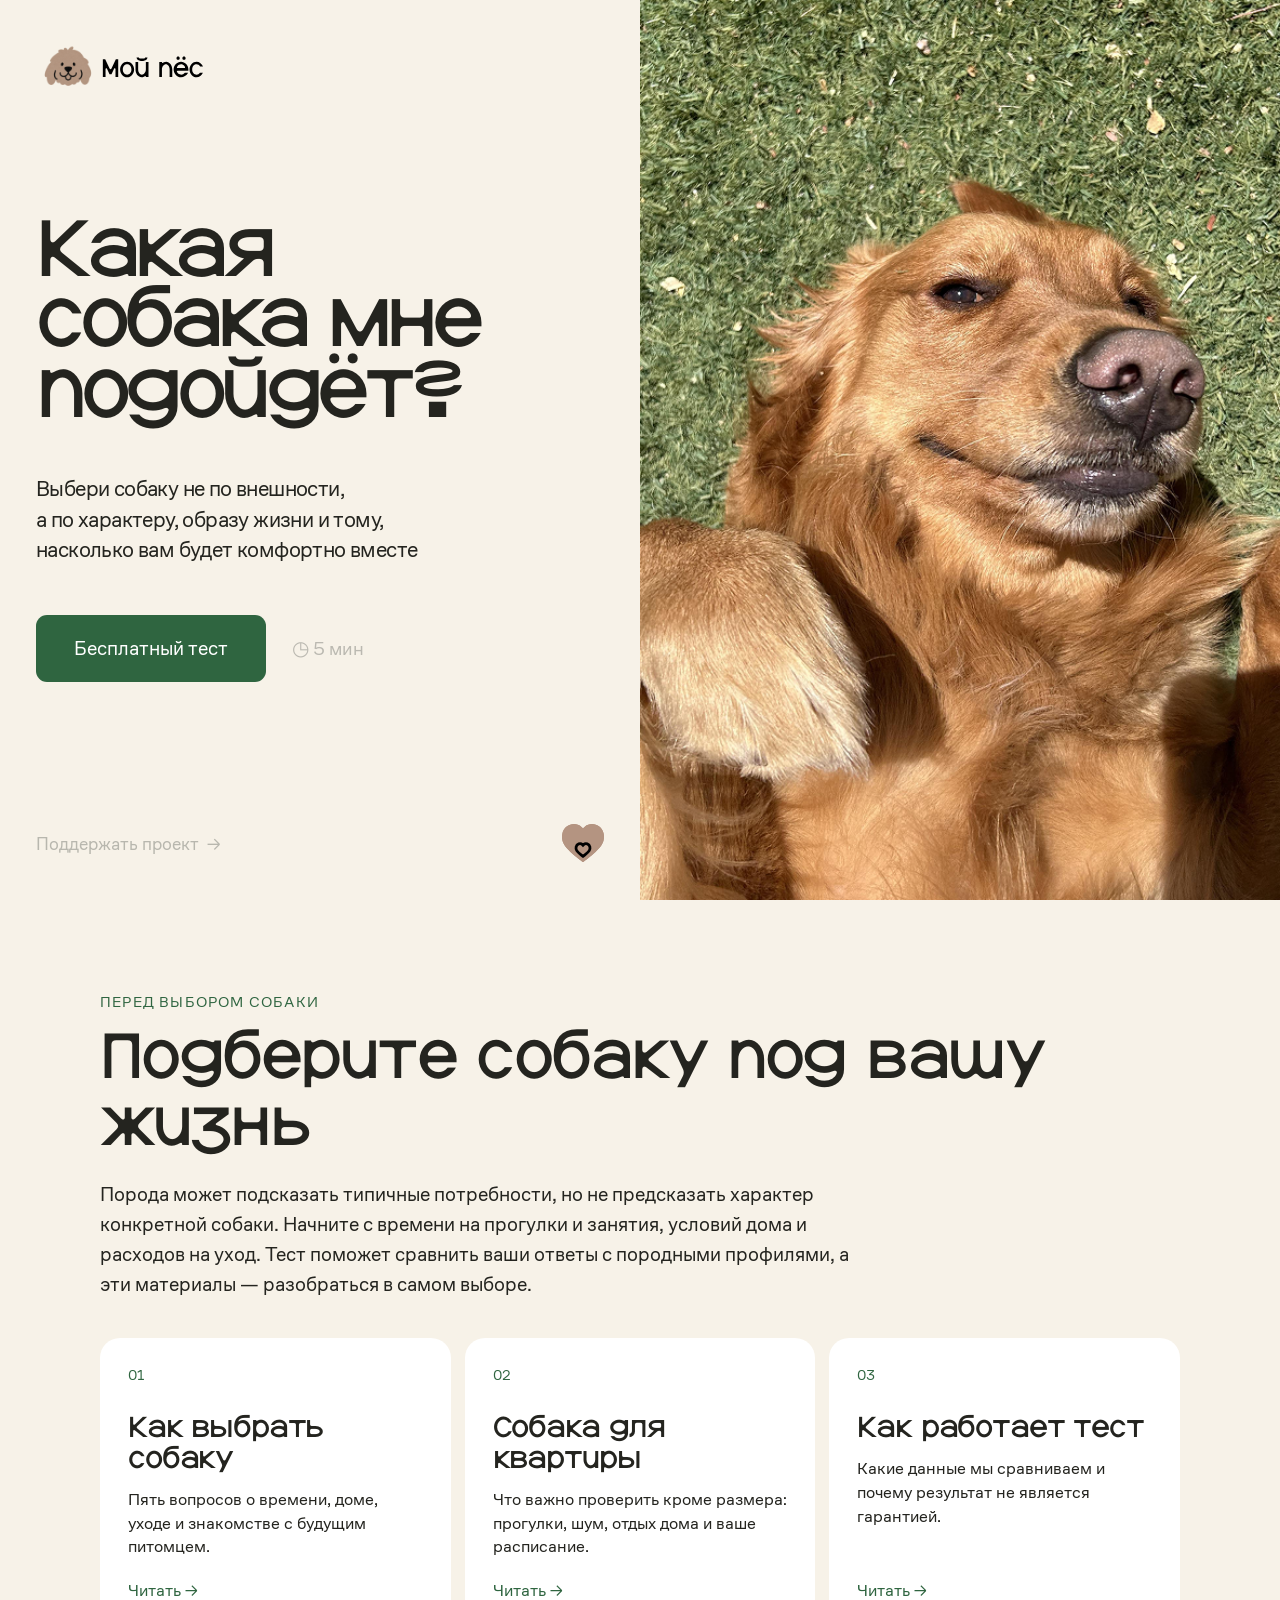
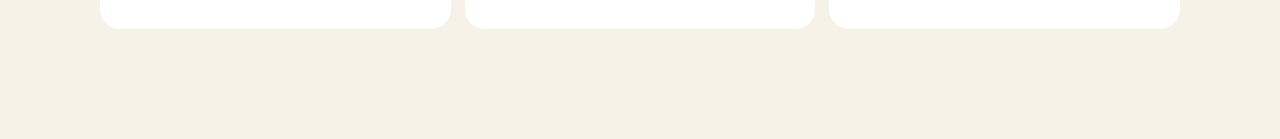
<file: index.html>
<!doctype html>
<html lang="ru">
  <head>
    <meta charset="UTF-8" />
    <meta name="viewport" content="width=device-width, initial-scale=1.0" />
    <meta name="theme-color" content="#edf0d9" />
    <meta name="google-site-verification" content="X1U8Otw2_hJAtPet5U8I2WtPY7bv7nAGFYJIPlJBHXk" />
    <title>Какая собака мне подойдёт — тест | Мой пёс</title>
    <meta name="description" content="Пройдите бесплатный тест за 5 минут и узнайте, какие породы собак подходят вашему образу жизни. Сравните потребности собаки со своими возможностями." />
    <link rel="canonical" href="https://mynewdog.ru/" />
    <meta property="og:type" content="website" />
    <meta property="og:locale" content="ru_RU" />
    <meta property="og:site_name" content="Мой пёс" />
    <meta property="og:title" content="Какая собака мне подойдёт? — Мой пёс" />
    <meta property="og:description" content="Бесплатный тест помогает выбрать собаку с учётом характера и образа жизни." />
    <meta property="og:url" content="https://mynewdog.ru/" />
    <meta property="og:image" content="https://mynewdog.ru/assets/dog-image-2.png" />
    <meta property="og:image:alt" content="Собака лежит на траве" />
    <script type="application/ld+json">{"@context":"https://schema.org","@type":"WebSite","name":"Мой пёс","url":"https://mynewdog.ru/","description":"Бесплатный тест по выбору собаки с учётом образа жизни и предпочтений человека."}</script>
    <link rel="icon" type="image/png" href="favicon.png?v=1" />
    <link rel="preconnect" href="https://fonts.googleapis.com" />
    <link rel="preconnect" href="https://fonts.gstatic.com" crossorigin />
    <link href="https://fonts.googleapis.com/css2?family=Manrope:wght@400;500;600;700;800&family=Rubik+Mono+One&display=swap" rel="stylesheet" />
    <link rel="stylesheet" href="styles.css" />
    <link rel="stylesheet" href="landing.css?v=3" />
    <link rel="stylesheet" href="logo-fix.css?v=1" />
    <link rel="stylesheet" href="spacing-fix.css?v=3" />
    <link rel="stylesheet" href="mobile-hero-fix.css?v=4" />
    <link rel="stylesheet" href="quiz-redesign.css?v=25" />
    <link rel="stylesheet" href="guide.css?v=1" />
  </head>
  <body>
    <div id="app">
      <main class="landing-home">
        <section class="landing-page" aria-label="Тест по выбору собаки">
          <div class="landing-copy">
            <header class="landing-header"><a class="brand-lockup" href="/"><img src="assets/logo.svg?v=4" alt="Мой пёс" /></a></header>
            <div class="landing-main">
              <h1>Какая<br />собака мне<br />подойдёт?</h1>
              <p>Выбери собаку не по внешности,<br class="appearance-break" />а&nbsp;по характеру, образу жизни и&nbsp;тому, <br />насколько вам будет комфортно вместе</p>
              <div class="landing-cta"><button class="button" id="start" type="button" disabled>Загружаем базу…</button><span><i>◷</i> 5 мин</span></div>
            </div>
            <footer class="landing-footer"><a href="https://tips.yandex.ru/guest/payment/9472970" target="_blank" rel="noopener" data-donation="landing">Поддержать проект&nbsp; →</a><img class="heart-icon" src="assets/heart.svg?v=2" alt="" /></footer>
          </div>
          <figure class="landing-photo"><img src="assets/dog-image-2.png" alt="Собака лежит на траве" /></figure>
        </section>
        <section class="landing-resources" aria-labelledby="resources-title">
          <div class="landing-resources-inner">
            <p class="guide-eyebrow">Перед выбором собаки</p>
            <h2 id="resources-title">Подберите собаку под вашу жизнь</h2>
            <p class="landing-resources-lead">Порода может подсказать типичные потребности, но не предсказать характер конкретной собаки. Начните с времени на прогулки и занятия, условий дома и расходов на уход. Тест поможет сравнить ваши ответы с породными профилями, а эти материалы — разобраться в самом выборе.</p>
            <nav class="landing-resource-grid" aria-label="Материалы о выборе собаки">
              <a href="guide/choose-dog.html"><span>01</span><h3>Как выбрать собаку</h3><p>Пять вопросов о времени, доме, уходе и знакомстве с будущим питомцем.</p><b>Читать →</b></a>
              <a href="guide/apartment-dog.html"><span>02</span><h3>Собака для квартиры</h3><p>Что важно проверить кроме размера: прогулки, шум, отдых дома и ваше расписание.</p><b>Читать →</b></a>
              <a href="guide/how-test-works.html"><span>03</span><h3>Как работает тест</h3><p>Какие данные мы сравниваем и почему результат не является гарантией.</p><b>Читать →</b></a>
            </nav>
          </div>
        </section>
      </main>
    </div>
    <noscript><div><img src="https://mc.yandex.ru/watch/111696168" style="position:absolute;left:-9999px" alt=""></div></noscript>
    <script>window.MY_PES_METRIKA_ID = 111696168;</script>
    <script src="analytics.js?v=2"></script>
    <script src="quiz-calculator.js?v=1"></script>
    <script src="app.js?v=75"></script>
  </body>
</html>
</file>
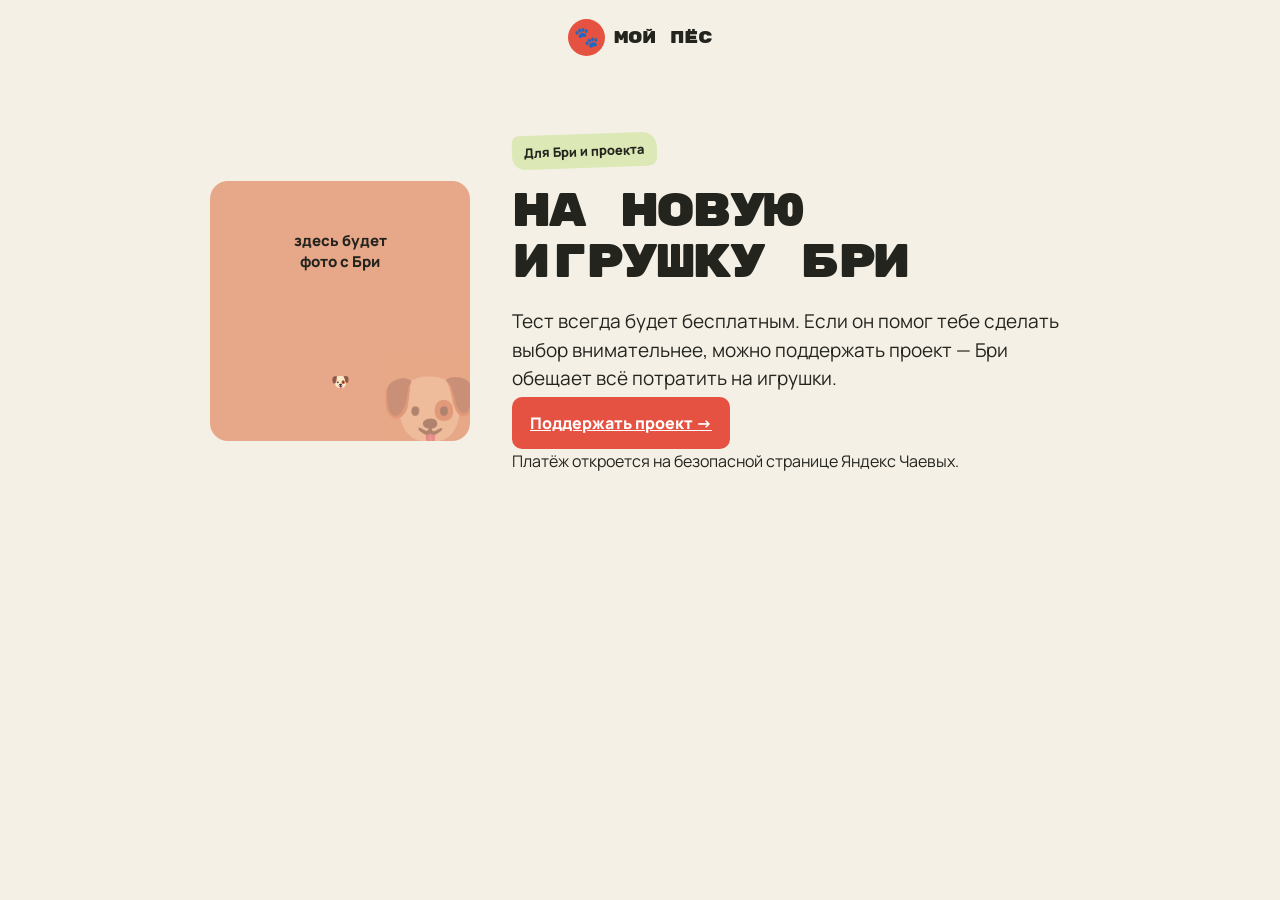
<file: donate.html>
<!doctype html><html lang="ru"><head><meta charset="UTF-8"><meta name="viewport" content="width=device-width,initial-scale=1.0"><meta name="robots" content="noindex,follow"><title>Поддержать «Мой пёс»</title><link rel="icon" type="image/svg+xml" href="favicon.svg"><link rel="preconnect" href="https://fonts.googleapis.com"><link rel="preconnect" href="https://fonts.gstatic.com" crossorigin><link href="https://fonts.googleapis.com/css2?family=Manrope:wght@400;500;600;700;800&family=Rubik+Mono+One&display=swap" rel="stylesheet"><link rel="stylesheet" href="styles.css"></head><body><noscript><div><img src="https://mc.yandex.ru/watch/111696168" style="position:absolute;left:-9999px" alt=""></div></noscript><main class="shell donate-page"><header class="topbar"><a class="brand" href="index.html"><span class="paw">🐾</span>Мой пёс</a></header><section class="donate-card"><div class="photo-placeholder"><span>здесь будет<br>фото с Бри</span>🐶</div><div><span class="eyebrow">Для Бри и проекта</span><h1>На новую игрушку Бри</h1><p class="lead">Тест всегда будет бесплатным. Если он помог тебе сделать выбор внимательнее, можно поддержать проект — Бри обещает всё потратить на игрушки.</p><a class="button" href="https://tips.yandex.ru/guest/payment/9472970" target="_blank" rel="noopener" data-donation="donate-page">Поддержать проект →</a><p class="tiny">Платёж откроется на безопасной странице Яндекс Чаевых.</p></div></section></main><script>window.MY_PES_METRIKA_ID = 111696168;</script><script src="analytics.js?v=2"></script></body></html>
</file>
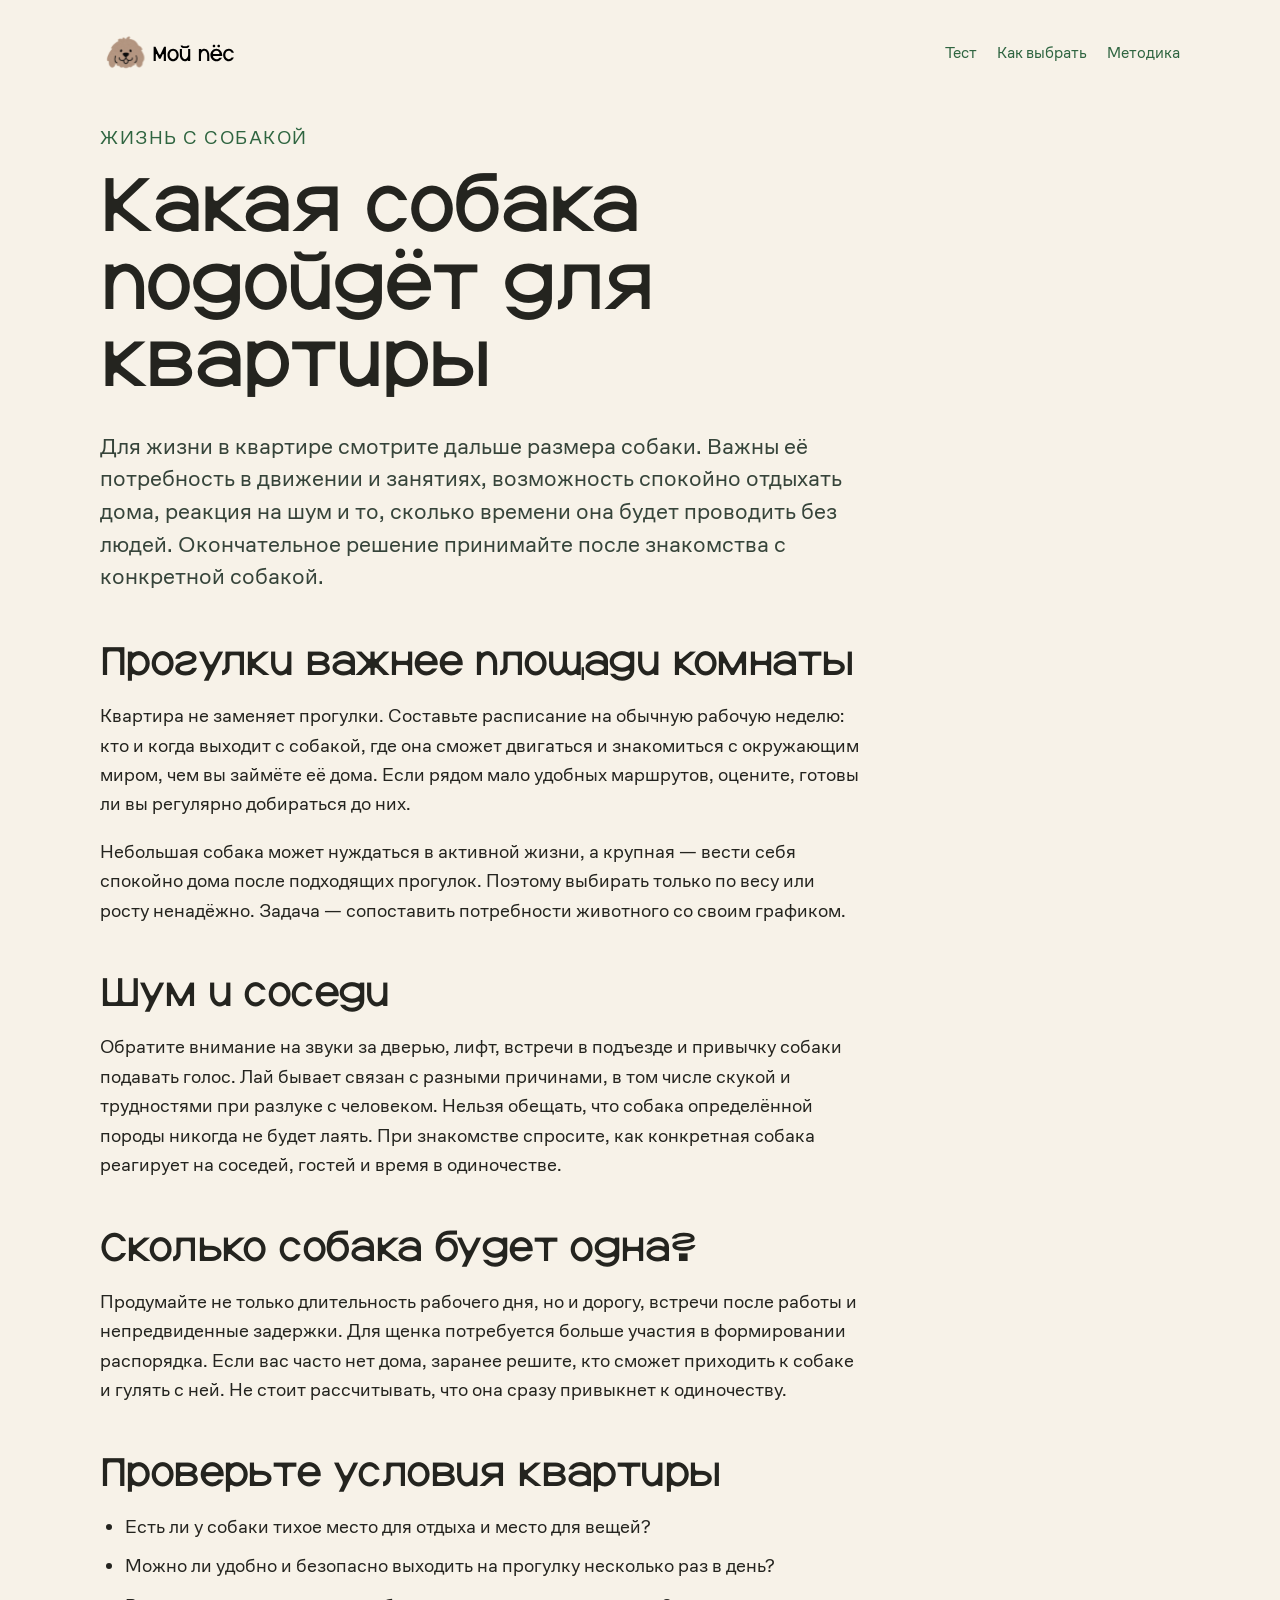
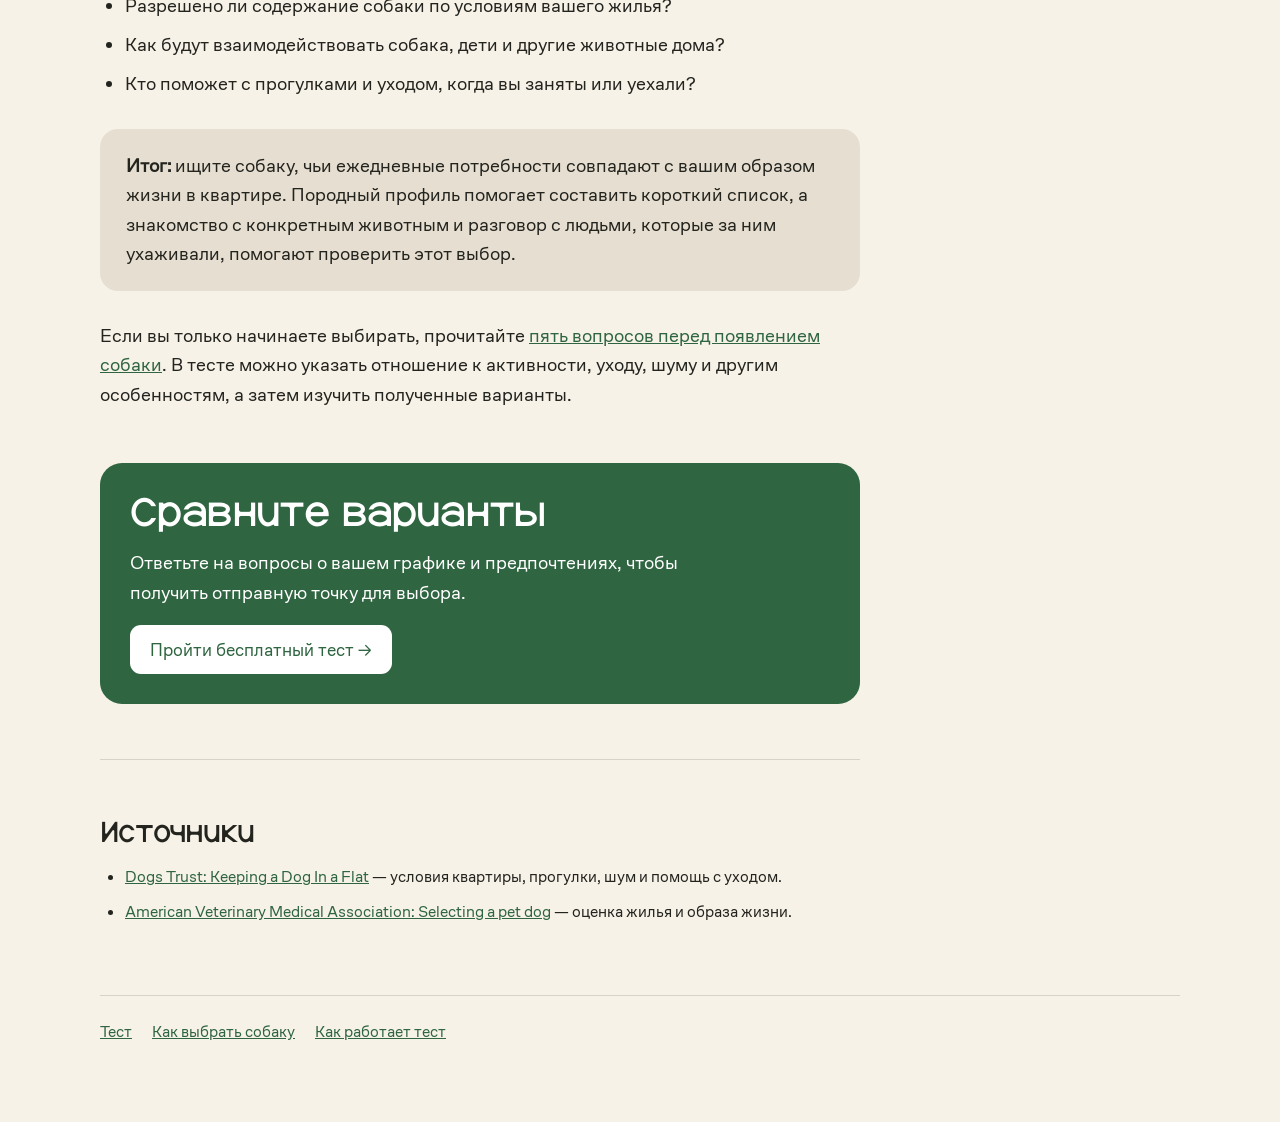
<file: guide/apartment-dog.html>
<!doctype html>
<html lang="ru">
<head>
  <meta charset="UTF-8" />
  <meta name="viewport" content="width=device-width, initial-scale=1.0" />
  <title>Какая собака подойдёт для квартиры | Мой пёс</title>
  <meta name="description" content="Выбираете собаку для квартиры? Проверьте потребность в прогулках, реакцию на шум, время в одиночестве и условия дома до выбора породы." />
  <link rel="canonical" href="https://mynewdog.ru/guide/apartment-dog.html" />
  <meta property="og:type" content="article" />
  <meta property="og:locale" content="ru_RU" />
  <meta property="og:title" content="Какая собака подойдёт для квартиры" />
  <meta property="og:description" content="Практические критерии выбора собаки для жизни в квартире." />
  <meta property="og:url" content="https://mynewdog.ru/guide/apartment-dog.html" />
  <link rel="icon" type="image/png" href="../favicon.png" />
  <link rel="stylesheet" href="../styles.css" />
  <link rel="stylesheet" href="../guide.css?v=1" />
</head>
<body class="guide-page">
  <div class="guide-shell">
    <header class="guide-topbar"><a href="../" aria-label="Мой пёс — на главную"><img src="../assets/logo.svg?v=4" alt="Мой пёс" /></a><nav aria-label="Разделы сайта"><a href="../">Тест</a><a href="choose-dog.html">Как выбрать</a><a href="how-test-works.html">Методика</a></nav></header>
    <main class="guide-article">
      <p class="guide-eyebrow">Жизнь с собакой</p>
      <h1>Какая собака подойдёт для квартиры</h1>
      <p class="guide-lead">Для жизни в квартире смотрите дальше размера собаки. Важны её потребность в движении и занятиях, возможность спокойно отдыхать дома, реакция на шум и то, сколько времени она будет проводить без людей. Окончательное решение принимайте после знакомства с конкретной собакой.</p>

      <h2>Прогулки важнее площади комнаты</h2>
      <p>Квартира не заменяет прогулки. Составьте расписание на обычную рабочую неделю: кто и когда выходит с собакой, где она сможет двигаться и знакомиться с окружающим миром, чем вы займёте её дома. Если рядом мало удобных маршрутов, оцените, готовы ли вы регулярно добираться до них.</p>
      <p>Небольшая собака может нуждаться в активной жизни, а крупная — вести себя спокойно дома после подходящих прогулок. Поэтому выбирать только по весу или росту ненадёжно. Задача — сопоставить потребности животного со своим графиком.</p>

      <h2>Шум и соседи</h2>
      <p>Обратите внимание на звуки за дверью, лифт, встречи в подъезде и привычку собаки подавать голос. Лай бывает связан с разными причинами, в том числе скукой и трудностями при разлуке с человеком. Нельзя обещать, что собака определённой породы никогда не будет лаять. При знакомстве спросите, как конкретная собака реагирует на соседей, гостей и время в одиночестве.</p>

      <h2>Сколько собака будет одна?</h2>
      <p>Продумайте не только длительность рабочего дня, но и дорогу, встречи после работы и непредвиденные задержки. Для щенка потребуется больше участия в формировании распорядка. Если вас часто нет дома, заранее решите, кто сможет приходить к собаке и гулять с ней. Не стоит рассчитывать, что она сразу привыкнет к одиночеству.</p>

      <h2>Проверьте условия квартиры</h2>
      <ul><li>Есть ли у собаки тихое место для отдыха и место для вещей?</li><li>Можно ли удобно и безопасно выходить на прогулку несколько раз в день?</li><li>Разрешено ли содержание собаки по условиям вашего жилья?</li><li>Как будут взаимодействовать собака, дети и другие животные дома?</li><li>Кто поможет с прогулками и уходом, когда вы заняты или уехали?</li></ul>
      <div class="guide-callout"><p><strong>Итог:</strong> ищите собаку, чьи ежедневные потребности совпадают с вашим образом жизни в квартире. Породный профиль помогает составить короткий список, а знакомство с конкретным животным и разговор с людьми, которые за ним ухаживали, помогают проверить этот выбор.</p></div>
      <p>Если вы только начинаете выбирать, прочитайте <a href="choose-dog.html">пять вопросов перед появлением собаки</a>. В тесте можно указать отношение к активности, уходу, шуму и другим особенностям, а затем изучить полученные варианты.</p>
      <div class="guide-cta"><h2>Сравните варианты</h2><p>Ответьте на вопросы о вашем графике и предпочтениях, чтобы получить отправную точку для выбора.</p><a href="../">Пройти бесплатный тест →</a></div>

      <section class="guide-sources" aria-labelledby="sources-title"><h2 id="sources-title">Источники</h2><ul><li><a href="https://www.dogstrust.org.uk/dog-advice/getting-dog/dog-ready/when-you-live-flat">Dogs Trust: Keeping a Dog In a Flat</a> — условия квартиры, прогулки, шум и помощь с уходом.</li><li><a href="https://avma.org/resources/pet-owners/petcare/selecting-pet-dog">American Veterinary Medical Association: Selecting a pet dog</a> — оценка жилья и образа жизни.</li></ul></section>
    </main>
    <footer class="guide-bottom"><a href="../">Тест</a><a href="choose-dog.html">Как выбрать собаку</a><a href="how-test-works.html">Как работает тест</a></footer>
  </div>
</body>
</html>
</file>
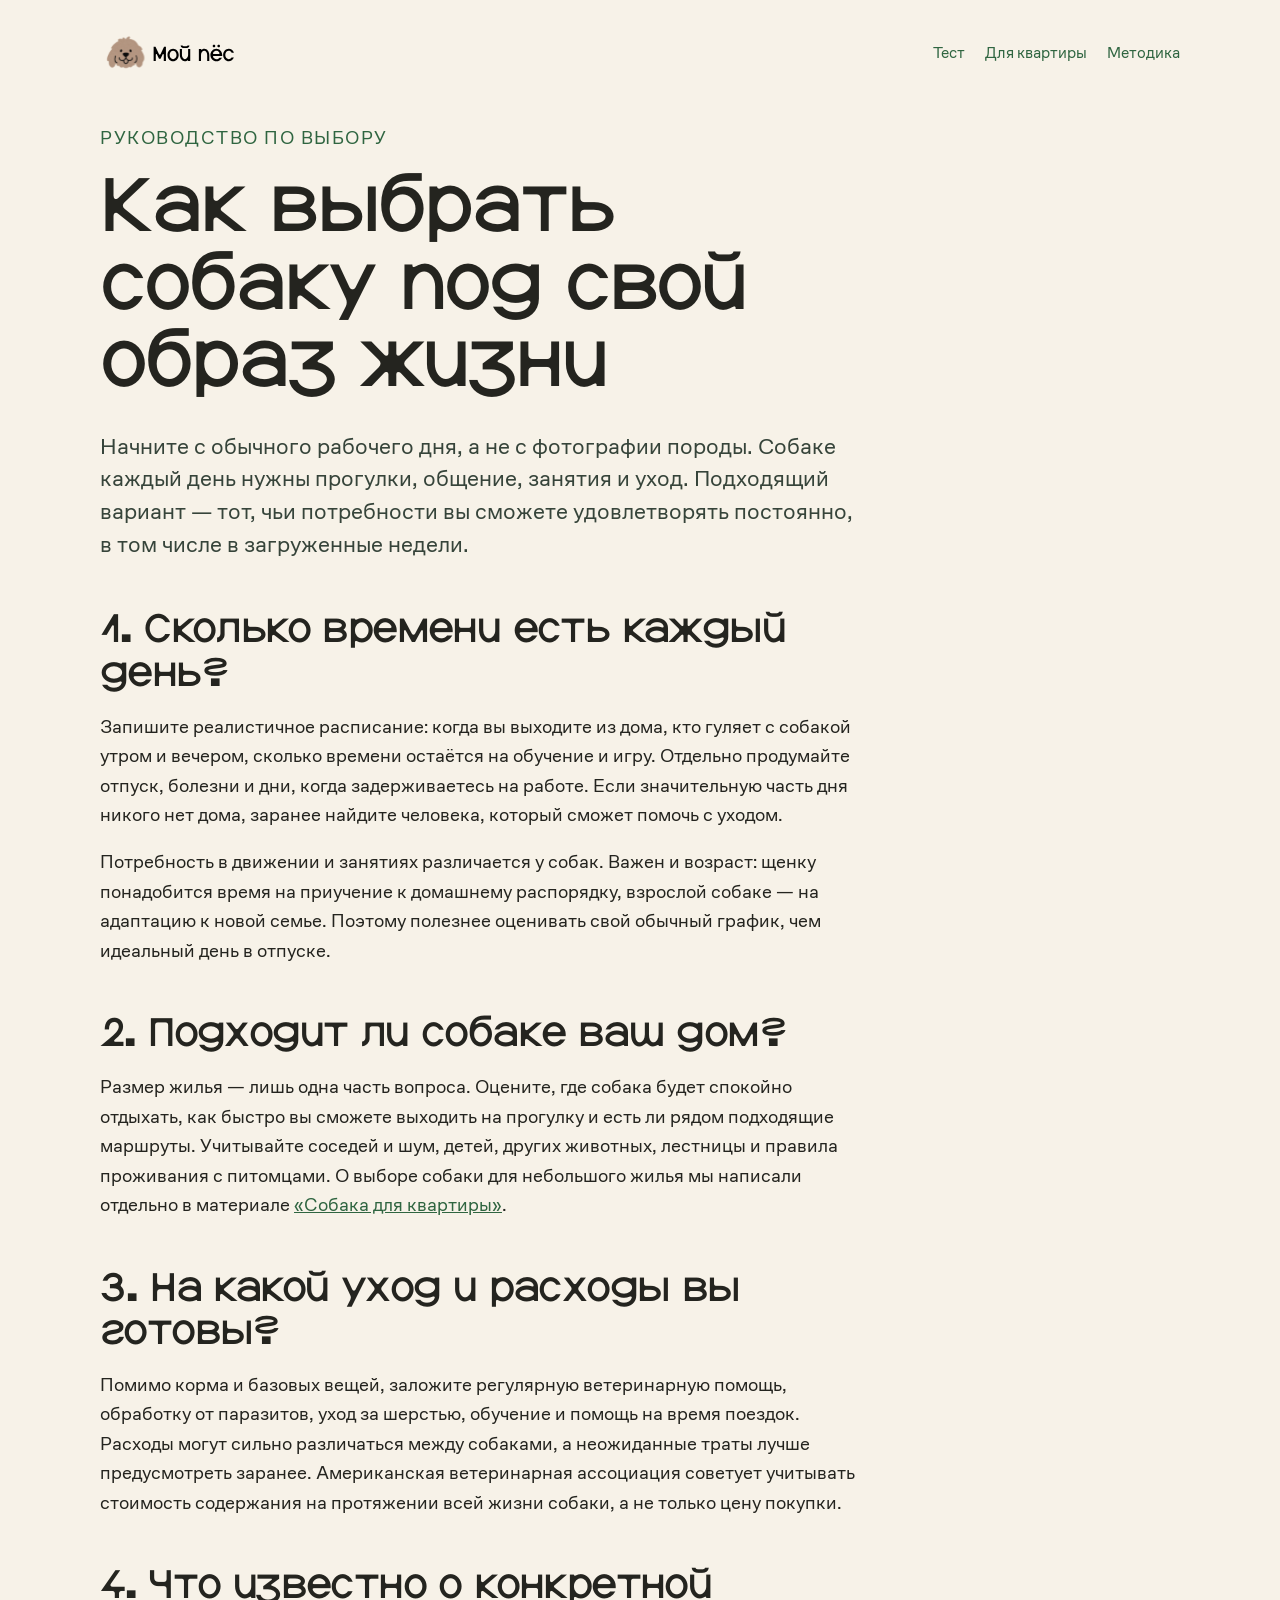
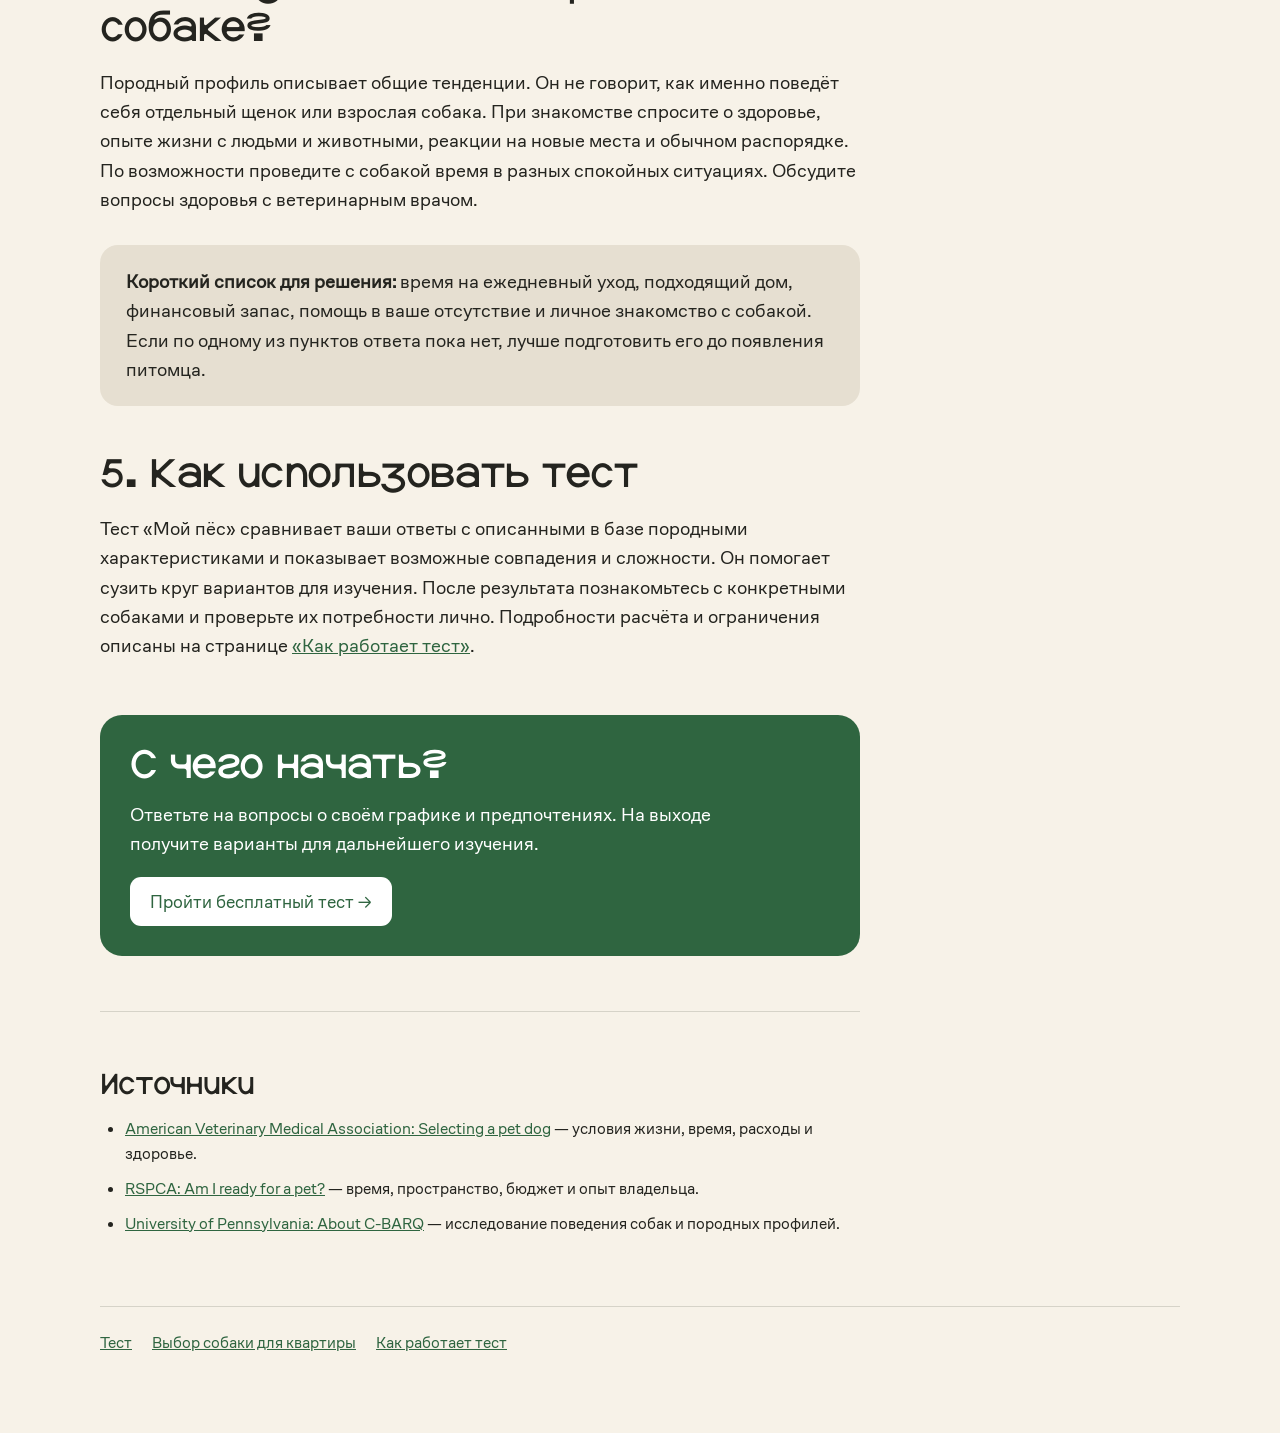
<file: guide/choose-dog.html>
<!doctype html>
<html lang="ru">
<head>
  <meta charset="UTF-8" />
  <meta name="viewport" content="width=device-width, initial-scale=1.0" />
  <title>Как выбрать собаку под свой образ жизни | Мой пёс</title>
  <meta name="description" content="Как выбрать собаку: оцените время на прогулки, условия дома, расходы и характер конкретного питомца. Практический план перед решением." />
  <link rel="canonical" href="https://mynewdog.ru/guide/choose-dog.html" />
  <meta property="og:type" content="article" />
  <meta property="og:locale" content="ru_RU" />
  <meta property="og:title" content="Как выбрать собаку под свой образ жизни" />
  <meta property="og:description" content="Пять вопросов, которые стоит задать себе до выбора породы и конкретной собаки." />
  <meta property="og:url" content="https://mynewdog.ru/guide/choose-dog.html" />
  <link rel="icon" type="image/png" href="../favicon.png" />
  <link rel="stylesheet" href="../styles.css" />
  <link rel="stylesheet" href="../guide.css?v=1" />
</head>
<body class="guide-page">
  <div class="guide-shell">
    <header class="guide-topbar"><a href="../" aria-label="Мой пёс — на главную"><img src="../assets/logo.svg?v=4" alt="Мой пёс" /></a><nav aria-label="Разделы сайта"><a href="../">Тест</a><a href="apartment-dog.html">Для квартиры</a><a href="how-test-works.html">Методика</a></nav></header>
    <main class="guide-article">
      <p class="guide-eyebrow">Руководство по выбору</p>
      <h1>Как выбрать собаку под свой образ жизни</h1>
      <p class="guide-lead">Начните с обычного рабочего дня, а не с фотографии породы. Собаке каждый день нужны прогулки, общение, занятия и уход. Подходящий вариант — тот, чьи потребности вы сможете удовлетворять постоянно, в том числе в загруженные недели.</p>

      <h2>1. Сколько времени есть каждый день?</h2>
      <p>Запишите реалистичное расписание: когда вы выходите из дома, кто гуляет с собакой утром и вечером, сколько времени остаётся на обучение и игру. Отдельно продумайте отпуск, болезни и дни, когда задерживаетесь на работе. Если значительную часть дня никого нет дома, заранее найдите человека, который сможет помочь с уходом.</p>
      <p>Потребность в движении и занятиях различается у собак. Важен и возраст: щенку понадобится время на приучение к домашнему распорядку, взрослой собаке — на адаптацию к новой семье. Поэтому полезнее оценивать свой обычный график, чем идеальный день в отпуске.</p>

      <h2>2. Подходит ли собаке ваш дом?</h2>
      <p>Размер жилья — лишь одна часть вопроса. Оцените, где собака будет спокойно отдыхать, как быстро вы сможете выходить на прогулку и есть ли рядом подходящие маршруты. Учитывайте соседей и шум, детей, других животных, лестницы и правила проживания с питомцами. О выборе собаки для небольшого жилья мы написали отдельно в материале <a href="apartment-dog.html">«Собака для квартиры»</a>.</p>

      <h2>3. На какой уход и расходы вы готовы?</h2>
      <p>Помимо корма и базовых вещей, заложите регулярную ветеринарную помощь, обработку от паразитов, уход за шерстью, обучение и помощь на время поездок. Расходы могут сильно различаться между собаками, а неожиданные траты лучше предусмотреть заранее. Американская ветеринарная ассоциация советует учитывать стоимость содержания на протяжении всей жизни собаки, а не только цену покупки.</p>

      <h2>4. Что известно о конкретной собаке?</h2>
      <p>Породный профиль описывает общие тенденции. Он не говорит, как именно поведёт себя отдельный щенок или взрослая собака. При знакомстве спросите о здоровье, опыте жизни с людьми и животными, реакции на новые места и обычном распорядке. По возможности проведите с собакой время в разных спокойных ситуациях. Обсудите вопросы здоровья с ветеринарным врачом.</p>
      <div class="guide-callout"><p><strong>Короткий список для решения:</strong> время на ежедневный уход, подходящий дом, финансовый запас, помощь в ваше отсутствие и личное знакомство с собакой. Если по одному из пунктов ответа пока нет, лучше подготовить его до появления питомца.</p></div>

      <h2>5. Как использовать тест</h2>
      <p>Тест «Мой пёс» сравнивает ваши ответы с описанными в базе породными характеристиками и показывает возможные совпадения и сложности. Он помогает сузить круг вариантов для изучения. После результата познакомьтесь с конкретными собаками и проверьте их потребности лично. Подробности расчёта и ограничения описаны на странице <a href="how-test-works.html">«Как работает тест»</a>.</p>
      <div class="guide-cta"><h2>С чего начать?</h2><p>Ответьте на вопросы о своём графике и предпочтениях. На выходе получите варианты для дальнейшего изучения.</p><a href="../">Пройти бесплатный тест →</a></div>

      <section class="guide-sources" aria-labelledby="sources-title"><h2 id="sources-title">Источники</h2><ul><li><a href="https://avma.org/resources/pet-owners/petcare/selecting-pet-dog">American Veterinary Medical Association: Selecting a pet dog</a> — условия жизни, время, расходы и здоровье.</li><li><a href="https://www.rspca.org.uk/findapet/advice/getting-a-pet">RSPCA: Am I ready for a pet?</a> — время, пространство, бюджет и опыт владельца.</li><li><a href="https://vetapps.vet.upenn.edu/cbarq/about.cfm">University of Pennsylvania: About C-BARQ</a> — исследование поведения собак и породных профилей.</li></ul></section>
    </main>
    <footer class="guide-bottom"><a href="../">Тест</a><a href="apartment-dog.html">Выбор собаки для квартиры</a><a href="how-test-works.html">Как работает тест</a></footer>
  </div>
</body>
</html>
</file>
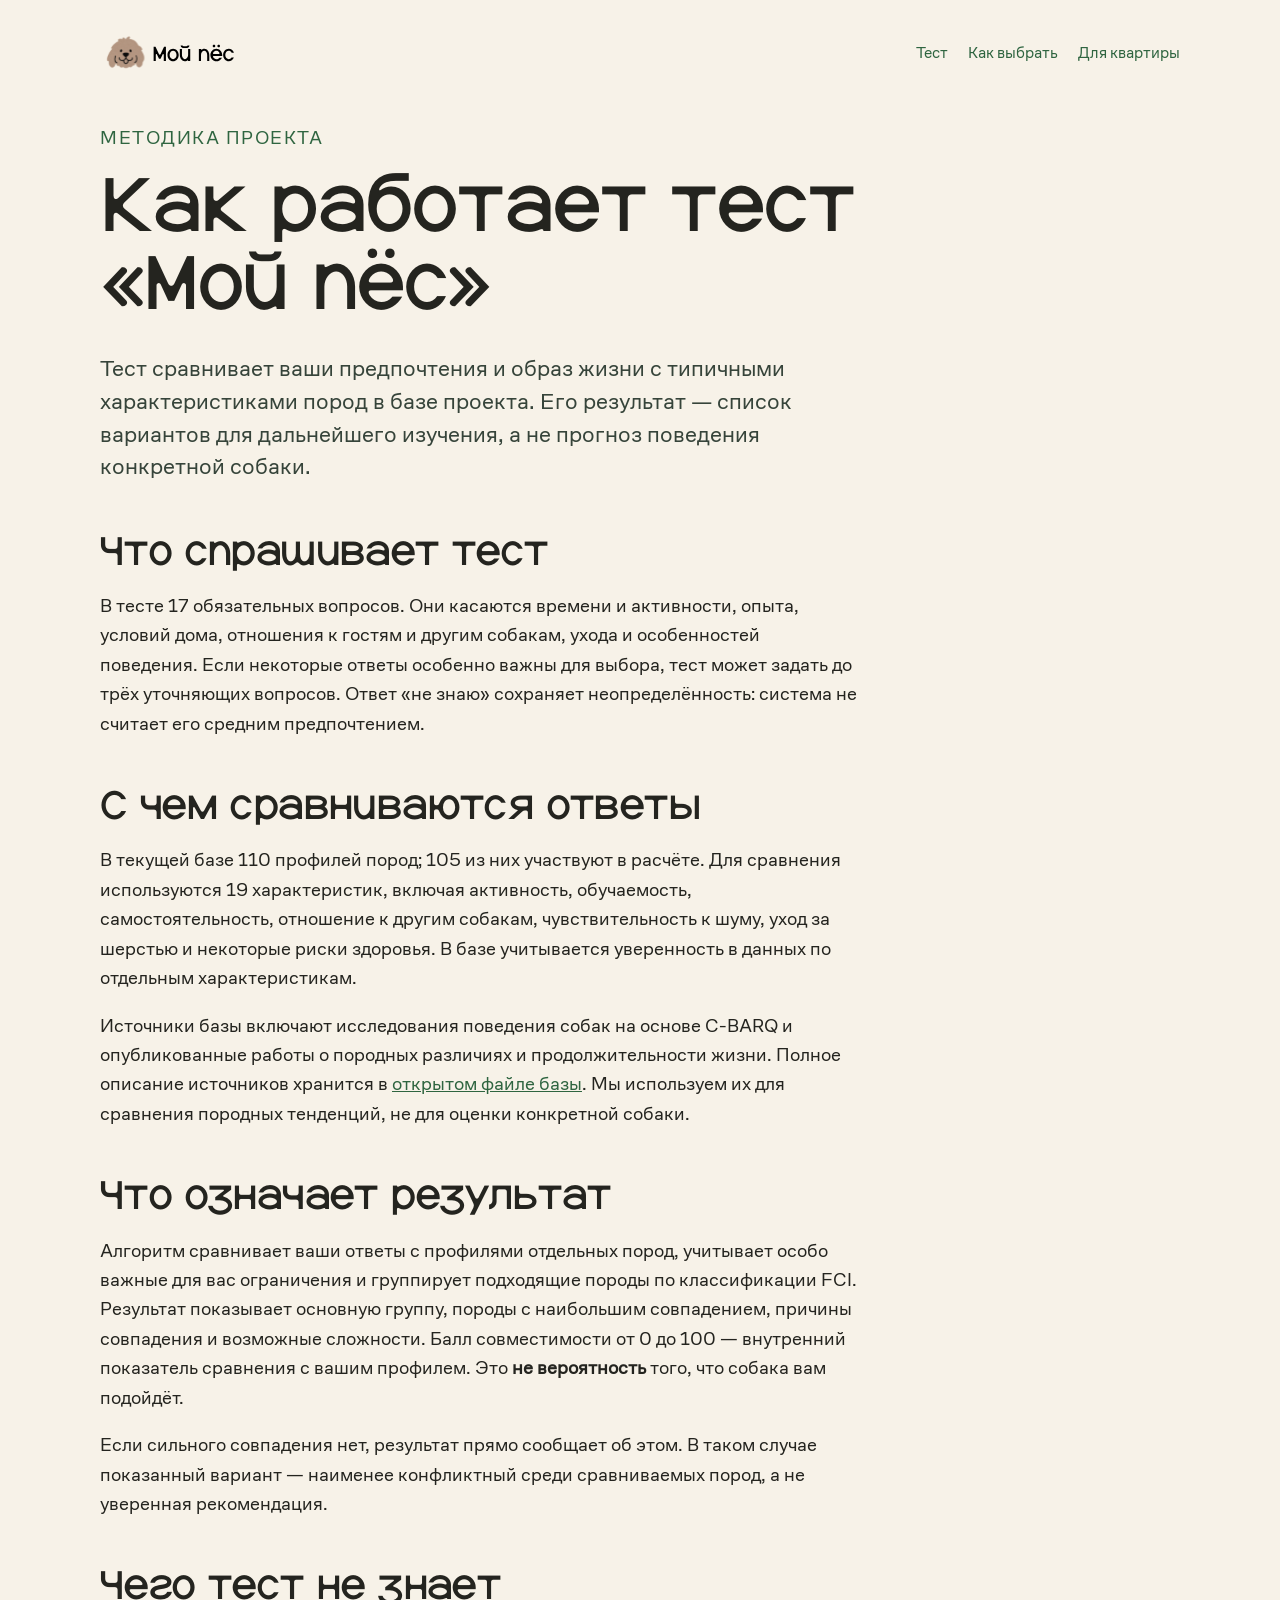
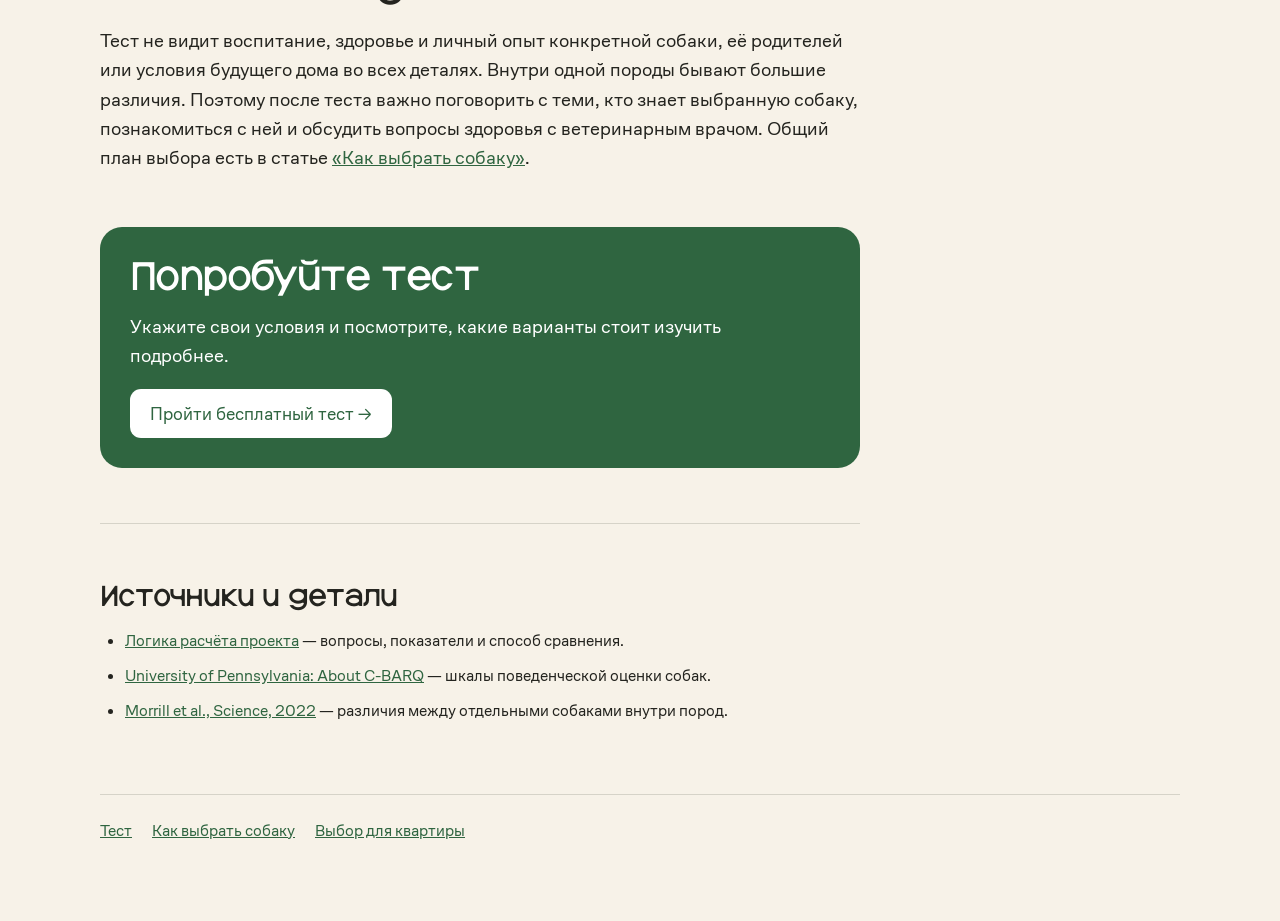
<file: guide/how-test-works.html>
<!doctype html>
<html lang="ru">
<head>
  <meta charset="UTF-8" />
  <meta name="viewport" content="width=device-width, initial-scale=1.0" />
  <title>Как работает тест по выбору собаки | Мой пёс</title>
  <meta name="description" content="Узнайте, как тест «Мой пёс» сравнивает ваши ответы с профилями пород, что означает балл совместимости и какие у результата ограничения." />
  <link rel="canonical" href="https://mynewdog.ru/guide/how-test-works.html" />
  <meta property="og:type" content="article" />
  <meta property="og:locale" content="ru_RU" />
  <meta property="og:title" content="Как работает тест по выбору собаки" />
  <meta property="og:description" content="Данные, расчёт и ограничения результата теста «Мой пёс»." />
  <meta property="og:url" content="https://mynewdog.ru/guide/how-test-works.html" />
  <link rel="icon" type="image/png" href="../favicon.png" />
  <link rel="stylesheet" href="../styles.css" />
  <link rel="stylesheet" href="../guide.css?v=1" />
</head>
<body class="guide-page">
  <div class="guide-shell">
    <header class="guide-topbar"><a href="../" aria-label="Мой пёс — на главную"><img src="../assets/logo.svg?v=4" alt="Мой пёс" /></a><nav aria-label="Разделы сайта"><a href="../">Тест</a><a href="choose-dog.html">Как выбрать</a><a href="apartment-dog.html">Для квартиры</a></nav></header>
    <main class="guide-article">
      <p class="guide-eyebrow">Методика проекта</p>
      <h1>Как работает тест «Мой пёс»</h1>
      <p class="guide-lead">Тест сравнивает ваши предпочтения и образ жизни с типичными характеристиками пород в базе проекта. Его результат — список вариантов для дальнейшего изучения, а не прогноз поведения конкретной собаки.</p>

      <h2>Что спрашивает тест</h2>
      <p>В тесте 17 обязательных вопросов. Они касаются времени и активности, опыта, условий дома, отношения к гостям и другим собакам, ухода и особенностей поведения. Если некоторые ответы особенно важны для выбора, тест может задать до трёх уточняющих вопросов. Ответ «не знаю» сохраняет неопределённость: система не считает его средним предпочтением.</p>

      <h2>С чем сравниваются ответы</h2>
      <p>В текущей базе 110 профилей пород; 105 из них участвуют в расчёте. Для сравнения используются 19 характеристик, включая активность, обучаемость, самостоятельность, отношение к другим собакам, чувствительность к шуму, уход за шерстью и некоторые риски здоровья. В базе учитывается уверенность в данных по отдельным характеристикам.</p>
      <p>Источники базы включают исследования поведения собак на основе C-BARQ и опубликованные работы о породных различиях и продолжительности жизни. Полное описание источников хранится в <a href="https://github.com/Kueg/mynewdog/blob/main/data/breed-profiles.researched-v2.json">открытом файле базы</a>. Мы используем их для сравнения породных тенденций, не для оценки конкретной собаки.</p>

      <h2>Что означает результат</h2>
      <p>Алгоритм сравнивает ваши ответы с профилями отдельных пород, учитывает особо важные для вас ограничения и группирует подходящие породы по классификации FCI. Результат показывает основную группу, породы с наибольшим совпадением, причины совпадения и возможные сложности. Балл совместимости от 0 до 100 — внутренний показатель сравнения с вашим профилем. Это <strong>не вероятность</strong> того, что собака вам подойдёт.</p>
      <p>Если сильного совпадения нет, результат прямо сообщает об этом. В таком случае показанный вариант — наименее конфликтный среди сравниваемых пород, а не уверенная рекомендация.</p>

      <h2>Чего тест не знает</h2>
      <p>Тест не видит воспитание, здоровье и личный опыт конкретной собаки, её родителей или условия будущего дома во всех деталях. Внутри одной породы бывают большие различия. Поэтому после теста важно поговорить с теми, кто знает выбранную собаку, познакомиться с ней и обсудить вопросы здоровья с ветеринарным врачом. Общий план выбора есть в статье <a href="choose-dog.html">«Как выбрать собаку»</a>.</p>
      <div class="guide-cta"><h2>Попробуйте тест</h2><p>Укажите свои условия и посмотрите, какие варианты стоит изучить подробнее.</p><a href="../">Пройти бесплатный тест →</a></div>

      <section class="guide-sources" aria-labelledby="sources-title"><h2 id="sources-title">Источники и детали</h2><ul><li><a href="https://github.com/Kueg/mynewdog/blob/main/LOGIC.md">Логика расчёта проекта</a> — вопросы, показатели и способ сравнения.</li><li><a href="https://vetapps.vet.upenn.edu/cbarq/about.cfm">University of Pennsylvania: About C-BARQ</a> — шкалы поведенческой оценки собак.</li><li><a href="https://www.science.org/doi/10.1126/science.abk0639">Morrill et al., Science, 2022</a> — различия между отдельными собаками внутри пород.</li></ul></section>
    </main>
    <footer class="guide-bottom"><a href="../">Тест</a><a href="choose-dog.html">Как выбрать собаку</a><a href="apartment-dog.html">Выбор для квартиры</a></footer>
  </div>
</body>
</html>
</file>
<file: styles.css>
:root{--ink:#24241f;--paper:#fffdf8;--cream:#f4f0e5;--green:#2d5b3b;--lime:#dce9b6;--red:#e65241;--muted:#76766e}*{box-sizing:border-box}body{margin:0;background:var(--cream);color:var(--ink);font-family:Manrope,Arial,sans-serif}button{font:inherit;cursor:pointer}.shell{width:min(1120px,calc(100% - 40px));margin:auto}.topbar{min-height:74px;display:flex;align-items:center;justify-content:center}.brand{font-family:'Rubik Mono One';font-size:17px;color:var(--ink);text-decoration:none;display:flex;align-items:center;gap:9px}.paw{width:37px;height:37px;border-radius:50%;background:var(--red);display:grid;place-items:center;font-size:20px}.topbar .brand{position:absolute}.hero{padding:63px 0 74px;display:grid;grid-template-columns:1.04fr .96fr;align-items:center;gap:52px}.eyebrow{display:inline-block;background:var(--lime);border-radius:7px 15px 9px 13px;padding:8px 12px;font-size:13px;font-weight:800;transform:rotate(-2deg)}h1{font-family:'Rubik Mono One';font-weight:400;font-size:clamp(39px,5.7vw,73px);line-height:1.1;letter-spacing:-3px;margin:19px 0}.lead{font-size:19px;line-height:1.5;max-width:570px}.button{border:0;border-radius:10px;padding:15px 18px;background:var(--red);color:white;font-weight:800;font-size:16px}.button:hover{filter:brightness(.93)}.button.ghost{background:#e8e5db;color:var(--ink)}.button:disabled{opacity:.45;cursor:not-allowed}.cta-row{display:flex;align-items:center;gap:16px;margin-top:27px}.time{font-weight:800;font-size:14px}.time span{font-size:19px;margin-right:5px}.hero-art{height:430px;background:#d9eab9;border-radius:44% 56% 47% 53%/46% 42% 58% 54%;position:relative;overflow:hidden}.silhouette{position:absolute;inset:0;background:var(--green);clip-path:polygon(31% 58%,38% 43%,45% 39%,44% 25%,51% 31%,57% 24%,60% 40%,73% 52%,79% 67%,68% 71%,64% 91%,54% 91%,54% 70%,39% 70%,36% 91%,27% 91%,28% 67%,18% 61%)}.silhouette:after{content:'?';position:absolute;left:50%;top:37%;transform:translate(-50%,-50%);font:110px 'Rubik Mono One';color:var(--paper)}.sticker{position:absolute;background:var(--paper);padding:13px 16px;font-weight:800;font-size:14px}.sticker.one{top:36px;left:23px;border-radius:5px 16px 6px 13px;transform:rotate(-9deg)}.sticker.two{bottom:29px;right:19px;background:#f8ca84;border-radius:48% 15% 36% 17%;transform:rotate(7deg)}.quick-preview{background:var(--paper);border-radius:28px;padding:30px;margin:0 0 75px}.quick-preview h2,.section-title{font:400 29px/1.2 'Rubik Mono One';letter-spacing:-1.5px;margin:0 0 20px}.mini-dogs{display:grid;grid-template-columns:repeat(3,1fr);gap:13px}.mini-dog{background:#f0ede2;padding:13px;border-radius:17px}.mini-dog img,.dog-image{width:100%;height:128px;object-fit:cover;border-radius:12px;display:block}.mini-dog b{display:block;margin-top:10px;font-size:14px}.mini-dog span{font-size:12px;color:var(--muted)}.full-cta{min-height:410px;border-radius:28px;background:var(--green);color:white;display:grid;place-items:center;text-align:center;position:relative;overflow:hidden;margin-bottom:75px}.full-cta:before{content:'🐕';position:absolute;opacity:.16;font-size:420px;line-height:1;bottom:-78px;left:50%;transform:translateX(-50%)}.full-cta h2{position:relative;font:400 clamp(42px,7vw,83px)/1 'Rubik Mono One';letter-spacing:-4px;margin:0 0 24px}.footer{display:flex;justify-content:space-between;padding:24px 0 39px;font-size:13px}.footer a{color:var(--ink);font-weight:800;text-decoration:none}.quiz{min-height:100vh}.quiz .topbar{justify-content:center}.progress-wrap{width:min(720px,100%);margin:27px auto 0}.progress-row{display:flex;justify-content:space-between;font-size:13px;font-weight:800;margin-bottom:11px}.progress{height:9px;background:#ddd9ca;border-radius:30px;overflow:hidden}.progress i{height:100%;display:block;background:var(--red);transition:.2s}.question-card{width:min(720px,100%);min-height:570px;margin:49px auto 0}.question-card h2{font:400 clamp(29px,4.4vw,46px)/1.16 'Rubik Mono One';letter-spacing:-2px;margin:0 0 13px}.hint{color:var(--muted);margin-bottom:22px}.answers{display:grid;gap:10px}.answer{border:0;background:var(--paper);border-radius:12px;padding:17px;text-align:left;font-weight:700;font-size:16px}.answer:hover,.answer.selected{background:var(--lime)}.nav{display:flex;justify-content:space-between;align-items:center;margin-top:28px}.back{border:0;border-radius:9px;background:#e8e5db;padding:13px 15px;font-weight:800}.result{padding-bottom:58px}.result-head{background:var(--green);color:white;border-radius:28px;min-height:320px;padding:45px;position:relative;overflow:hidden}.result-head h1{font-size:clamp(35px,4.5vw,59px);max-width:680px}.result-head p{font-size:18px;line-height:1.5;max-width:590px}.falling-dog{position:absolute;right:7%;bottom:0;width:270px;height:270px;object-fit:cover;border-radius:50% 50% 24px 24px;animation:drop .8s cubic-bezier(.2,.8,.4,1) both}@keyframes drop{from{transform:translateY(-350px) rotate(-14deg)}to{transform:translateY(0) rotate(0)}}.grid,.next{display:grid;grid-template-columns:1.1fr .9fr;gap:17px;margin:23px 0}.card{background:var(--paper);border-radius:20px;padding:24px}.card h2{font:400 21px 'Rubik Mono One';letter-spacing:-1px;margin:0 0 14px}.trait-list,.checklist{list-style:none;padding:0;margin:0;display:grid;gap:10px}.trait-list li{line-height:1.45}.trait-list li:before{content:'•';color:var(--red);font-weight:900;margin-right:9px}.warning{background:#f8dc9d}.dogs{margin:54px 0 28px}.dogs>p{color:var(--muted);line-height:1.5}.dog-cards{display:grid;grid-template-columns:repeat(3,1fr);gap:15px}.dog-card{background:var(--paper);border-radius:18px;padding:14px}.dog-card h3{margin:12px 0 5px;font-size:19px}.dog-card p{font-size:13px;color:var(--muted);line-height:1.45}.fit{font-size:12px;font-weight:800;background:var(--lime);display:inline-block;padding:6px 8px;border-radius:6px}.compare{margin-top:43px}.table-shell{border-radius:20px;overflow:auto;background:var(--paper)}table{width:100%;min-width:700px;border-collapse:collapse;table-layout:fixed}th,td{padding:12px;text-align:left;border-bottom:1px solid #e4e0d5}th{background:var(--lime);font-size:13px}.meter{display:flex;gap:3px}.meter i{width:18px;height:6px;border-radius:4px;background:#ddd9ce}.meter i.on{background:var(--red)}.next{margin-top:32px}.checklist li{padding:9px 0;border-bottom:1px solid #e4e0d5}.checklist li:before{content:'□';font-size:19px;margin-right:9px}.small{font-size:13px;line-height:1.5;color:var(--muted)}.where{display:grid;gap:12px}.where div{display:grid;grid-template-columns:28px 1fr;gap:10px;line-height:1.45}.no{font-size:20px;color:var(--red)}.bree{margin-top:30px;display:grid;grid-template-columns:180px 1fr;gap:25px;align-items:center;background:#f7c8b0}.photo-placeholder{aspect-ratio:1;border-radius:18px;background:#e7a889;display:grid;place-items:center;text-align:center;font-weight:800;font-size:15px;position:relative;overflow:hidden}.photo-placeholder:after{content:'🐶';position:absolute;font-size:80px;opacity:.3;bottom:-19px;right:-9px}.donate-page{min-height:100vh}.donate-card{margin:60px auto;max-width:860px;display:grid;grid-template-columns:260px 1fr;gap:42px;align-items:center}.donate-card h1{font-size:46px}@media(max-width:720px){.shell{width:min(100% - 24px,600px)}.topbar{min-height:65px}.hero{grid-template-columns:1fr;gap:25px;padding:18px 0 44px}.hero-art{order:-1;height:360px}.hero h1{font-size:42px;letter-spacing:-2px}.lead{font-size:17px}.cta-row{display:grid;grid-template-columns:1fr auto}.cta-row .button{width:100%}.quick-preview{padding:19px;border-radius:20px;margin-bottom:47px}.quick-preview h2,.section-title{font-size:23px}.mini-dogs{gap:8px}.mini-dog{padding:8px}.mini-dog img{height:80px}.mini-dog b{font-size:11px}.mini-dog span{font-size:10px}.full-cta{min-height:290px;margin-bottom:45px}.full-cta h2{font-size:48px;letter-spacing:-3px}.question-card{margin-top:38px;min-height:calc(100vh - 185px);display:flex;flex-direction:column}.question-card h2{font-size:31px}.nav{margin-top:auto;padding-top:23px}.result-head{padding:28px 22px;min-height:430px}.result-head h1{font-size:38px;max-width:280px}.falling-dog{width:200px;height:200px;right:8%;bottom:0}.grid,.next,.dog-cards,.donate-card{grid-template-columns:1fr}.bree{grid-template-columns:1fr}.bree .photo-placeholder{max-height:210px}.footer{padding-top:22px}.donate-card{margin:35px auto;gap:25px}.donate-card .photo-placeholder{max-height:260px}.donate-card h1{font-size:37px}}
</file>
<file: landing.css>
/* First screen */
@font-face{font-family:'Red Rounded Cut';src:url('assets/fonts/RedRoundedCut.otf') format('opentype');font-display:swap}
@font-face{font-family:'CoFo Sans';src:url('assets/fonts/CoFoSans-Regular.ttf') format('truetype');font-weight:400;font-style:normal;font-display:swap}
.landing-page{height:100vh;height:100svh;min-height:640px;display:grid;grid-template-columns:1fr 1fr;background:#f7f2e8;overflow:hidden}
.landing-copy{height:100%;padding:49px clamp(48px,5vw,112px) 36px;display:flex;flex-direction:column}
.landing-header{line-height:1}.brand-lockup{display:flex;align-items:center;gap:10px;color:#060606;text-decoration:none;font:400 27px/1 'Red Rounded Cut',sans-serif;letter-spacing:-1px}.brand-lockup img{width:30px;height:30px;object-fit:contain}.landing-main{margin:clamp(100px,13vh,160px) 0 auto}.landing-main h1{font-family:'Red Rounded Cut',sans-serif;font-size:clamp(72px,6.25vw,108px);font-weight:400;line-height:.88;letter-spacing:-6.5px;margin:0 0 46px;max-width:800px}.landing-main p{margin:0;font:400 22px/1.38 'CoFo Sans',Arial,sans-serif;letter-spacing:-.6px}.landing-cta{display:flex;align-items:center;gap:26px;margin-top:50px}.landing-cta .button{background:#2f6540;border-radius:11px;padding:21px 38px;font:400 20px 'CoFo Sans',Arial,sans-serif}.landing-cta span{color:#bbb9b1;font:400 19px 'CoFo Sans',Arial,sans-serif}.landing-cta i{font-style:normal;font-size:20px}.landing-footer{margin-top:auto;display:flex;justify-content:space-between;align-items:center;color:#b8b7ae;font:400 18px 'CoFo Sans',Arial,sans-serif}.landing-footer a{color:inherit;text-decoration:none}.landing-footer img{width:34px;height:34px;object-fit:contain}.landing-photo{margin:0;height:100vh;height:100svh;overflow:hidden}.landing-photo img{width:100%;height:100%;object-fit:cover;object-position:center;display:block}
@media(max-width:720px){.landing-page{height:auto;min-height:100vh;min-height:100svh;display:flex;flex-direction:column;overflow:visible}.landing-photo{order:-1;height:47vw;min-height:0;max-height:400px}.landing-photo img{object-position:center 48%}.landing-copy{height:auto;min-height:calc(100svh - 47vw);padding:56px 52px 38px}.landing-header{display:none}.landing-main{margin:0}.landing-main h1{font-size:clamp(55px,16.6vw,84px);font-weight:500;letter-spacing:-5.8px;line-height:.88;margin:0 0 41px}.landing-main p{font-size:18px;line-height:1.42;letter-spacing:-.75px}.landing-main p br{display:none}.landing-cta{display:block;margin-top:46px}.landing-cta .button{width:100%;padding:21px 14px;font-size:20px}.landing-cta span{display:block;text-align:center;margin-top:23px;font-size:18px}.landing-footer{font-size:18px;margin-top:auto;padding-top:82px}.landing-footer span{font-size:35px}}
</file>
<file: logo-fix.css>
.brand-lockup{display:inline-flex!important;color:#060606;text-decoration:none!important}
.brand-lockup img{width:187px!important;height:62px!important;object-fit:contain;display:block}
.landing-footer .heart-icon{width:42px!important;height:42px!important}
</file>
<file: spacing-fix.css>
.landing-copy{padding:36px!important}
@media(max-width:720px){.landing-copy{padding:20px 24px 16px!important}}
</file>
<file: mobile-hero-fix.css>
@media(max-width:720px){
  .landing-main p br.appearance-break{display:block}
  .landing-photo{height:min(100vw,44svh);max-height:none}
  .landing-copy{min-height:calc(100svh - min(100vw,44svh))}
  .landing-main h1{font-size:clamp(40px,11.8vw,54px);letter-spacing:-3.4px;line-height:.9;margin-bottom:20px}
  .landing-main p{font-size:16px;line-height:1.32}
  .landing-cta{margin-top:20px}
  .landing-cta .button{padding:15px 14px}
  .landing-cta span{margin-top:12px;font-size:15px}
  .landing-footer{padding-top:20px;font-size:15px}
  .landing-footer span{font-size:28px}
}
</file>
<file: quiz-redesign.css>
.quiz-page,.result-page{min-height:100vh;min-height:100svh;background:#f7f2e8;padding:36px;display:flex;flex-direction:column}.quiz-header,.result-header{text-align:center}.quiz-logo{display:inline-block}.quiz-logo img{width:187px;height:62px;object-fit:contain}.quiz-content{width:min(1108px,100%);margin:84px auto 0;position:relative}.quiz-progress{width:295px;color:#b7b6af;font:400 18px 'CoFo Sans',Arial,sans-serif;margin-bottom:31px}.quiz-progress span{display:block;margin-bottom:12px}.quiz-progress .progress{height:12px;background:#dedede;border-radius:100px}.quiz-progress .progress i{display:block;height:100%;background:#b8b7ae}.quiz-content h1{font:400 65px/.98 'Red Rounded Cut',sans-serif;letter-spacing:-4px;max-width:720px;margin:0 0 43px}.question-art{position:absolute;width:470px;height:470px;object-fit:contain;right:-92px;top:-44px;z-index:0}.answers,.nav,.quiz-progress,.quiz-content h1{position:relative;z-index:1}.quiz-page .answers{display:grid;gap:14px}.quiz-page .answer{height:82px;background:#fff;border:0;border-radius:13px;padding:0 38px;text-align:left;font:400 27px 'CoFo Sans',Arial,sans-serif;color:#080808}.quiz-page .answer:hover,.quiz-page .answer.selected{background:#e8ded0}.quiz-page .nav{display:flex;justify-content:space-between;align-items:center;margin-top:20px}.quiz-page .back{border:0;border-radius:12px;background:#e4e1d9;color:#fff;padding:17px 38px;font:400 26px 'CoFo Sans',Arial,sans-serif}.quiz-page .button{background:#2f6540;border:0;border-radius:12px;padding:17px 38px;font:400 26px 'CoFo Sans',Arial,sans-serif}.site-footer{display:flex;gap:13px;flex-direction:column;align-items:center;margin-top:auto;padding-top:35px;color:#b8b7ae;font:400 18px 'CoFo Sans',Arial,sans-serif}.site-footer a{color:inherit;text-decoration:none;order:2}.site-footer img{width:34px;height:34px;object-fit:contain;order:1}
.result-page{max-width:none}.result-header{margin-bottom:55px}.result-hero,.result-section{width:min(1108px,100%);margin:0 auto}.result-hero{border-radius:26px;background:#2f6540;color:#fff;padding:55px;position:relative;overflow:hidden}.result-hero:after{content:'🐾';font-size:170px;opacity:.16;position:absolute;right:40px;bottom:-42px}.result-hero.pause{background:#9d765d}.result-kicker{font:400 17px 'CoFo Sans',Arial,sans-serif;margin:0 0 16px}.result-hero h1{font:400 clamp(45px,5vw,75px)/.96 'Red Rounded Cut',sans-serif;letter-spacing:-4px;margin:0 0 21px;max-width:780px}.result-hero>p:not(.result-kicker){font:400 21px/1.4 'CoFo Sans',Arial,sans-serif;max-width:700px;margin:0}.group-code{position:absolute;right:56px;top:54px;border:1px solid rgba(255,255,255,.45);border-radius:100px;padding:8px 12px;font:400 15px 'CoFo Sans',Arial,sans-serif}.result-section{margin-top:42px}.result-section h2{font:400 36px/1 'Red Rounded Cut',sans-serif;letter-spacing:-2px;margin:0 0 16px}.section-note,.table-note{font:400 17px/1.45 'CoFo Sans',Arial,sans-serif;color:#696962;max-width:780px}.group-needs{background:#e6dfd1;border-radius:18px;padding:28px}.group-needs ul,.result-list{list-style:none;padding:0;margin:0;display:grid;gap:10px;font:400 18px/1.42 'CoFo Sans',Arial,sans-serif}.group-needs li:before,.result-list li:before{content:'•';color:#2f6540;margin-right:10px}.breed-grid{display:grid;grid-template-columns:repeat(3,1fr);gap:14px}.breed-card{background:#fff;border-radius:17px;padding:21px;min-height:180px}.breed-card h3{font:400 24px/1.05 'Red Rounded Cut',sans-serif;letter-spacing:-1px;margin:0 0 10px}.breed-card p{font:400 15px/1.42 'CoFo Sans',Arial,sans-serif;margin:0 0 16px}.breed-card span{display:flex;align-items:center;gap:8px;font:400 13px 'CoFo Sans',Arial,sans-serif;color:#77756d}.result-table-wrap{border-radius:18px;overflow:auto;background:#fff}.result-table{width:100%;min-width:900px;border-collapse:collapse;table-layout:fixed}.result-table th,.result-table td{padding:15px;border-bottom:1px solid #ebe6dc;text-align:left;font:400 14px 'CoFo Sans',Arial,sans-serif}.result-table th{font-weight:500;background:#e6dfd1}.result-table th:first-child,.result-table td:first-child{width:200px}.meter{display:inline-flex;gap:3px;vertical-align:middle}.meter i{width:17px;height:6px;border-radius:10px;background:#dedbd2}.meter i.on{background:#2f6540}.result-card{background:#fff;border-radius:18px;padding:29px}.table-note{font-size:14px}.result-page .site-footer{padding-top:58px}
@media(max-width:720px){.quiz-page,.result-page{padding:36px}.quiz-header{text-align:center}.quiz-logo img{width:150px;height:50px}.quiz-content{margin:39px auto 0}.question-art{position:static;display:block;width:min(100%,460px);height:auto;margin:0 auto 28px}.quiz-content:not(.with-art):before{content:'🐾';display:grid;place-items:center;width:122px;height:122px;margin:0 auto 32px;border-radius:50%;background:#dfc4ac;font-size:48px}.quiz-progress{width:100%;font-size:17px;margin-bottom:34px}.quiz-progress .progress{height:12px;width:58%}.quiz-content h1{font-size:clamp(46px,13.3vw,66px);letter-spacing:-4px;line-height:.94;margin-bottom:39px;max-width:none}.quiz-page .answers{gap:17px}.quiz-page .answer{height:89px;border-radius:12px;padding:0 41px;font-size:25px}.quiz-page .nav{margin-top:20px}.quiz-page .back,.quiz-page .button{font-size:25px;padding:17px 27px;border-radius:12px}.site-footer{flex-direction:row;justify-content:space-between;align-items:center;padding-top:78px;font-size:17px}.site-footer a{order:1}.site-footer img{order:2;width:42px;height:42px}.result-header{margin-bottom:36px}.result-hero{padding:31px 25px;min-height:310px}.result-hero h1{font-size:50px;letter-spacing:-3px}.result-hero>p:not(.result-kicker){font-size:17px;padding-right:0}.result-hero:after{font-size:110px;right:16px;bottom:-26px}.group-code{position:static;display:inline-block;margin-top:18px}.result-section{margin-top:31px}.result-section h2{font-size:29px;letter-spacing:-1.7px}.group-needs,.result-card{padding:23px}.group-needs ul,.result-list{font-size:16px}.breed-grid{grid-template-columns:1fr;gap:10px}.breed-card{min-height:0;padding:19px}.breed-card h3{font-size:23px}.section-note{font-size:16px}.result-page .site-footer{padding-top:59px}}

/* Интерактив и дополнения к расширенному результату */
.quiz-progress .progress{overflow:hidden}.quiz-progress .progress i{display:block;height:100%;background:#b8b7ae!important;transition:width .25s ease}.quiz-page .answer,.quiz-page .back,.quiz-page .button{transition:transform .18s ease,background .18s ease,box-shadow .18s ease}.quiz-page .answer:hover{background:#e8ded0;transform:translateY(-2px);box-shadow:0 8px 18px rgba(50,43,33,.09)}.quiz-page .back:not(:disabled):hover,.quiz-page .button:not(:disabled):hover{transform:translateY(-3px);box-shadow:0 9px 18px rgba(34,61,43,.18)}.quiz-page .back:not(:disabled):hover{background:#d5d0c6}.quiz-page .button:not(:disabled):hover{background:#255437}.quiz-page .back:active,.quiz-page .button:active{transform:translateY(0);box-shadow:none}.breed-card{padding:0;overflow:hidden;min-height:0}.breed-card>img{display:block;width:100%;aspect-ratio:1.45;object-fit:cover;background:#e6dfd1}.breed-card-body{padding:20px}.breed-card .health-note{font-size:13px;color:#6b655d;margin:0;padding-top:13px;border-top:1px solid #ede8df}.health-note b{color:#2f6540;font-weight:500}.result-card h3{font:400 27px/1 'Red Rounded Cut',sans-serif;letter-spacing:-1.5px;margin:0 0 15px}.result-card>p{font:400 17px/1.45 'CoFo Sans',Arial,sans-serif;margin:0 0 22px}.next-grid{display:grid;grid-template-columns:1.25fr .75fr;gap:14px}.consultation-card{background:#e6dfd1}.consultation-card .button,.bri-support .button{display:inline-block;border:0;border-radius:12px;padding:14px 18px;background:#2f6540;color:#fff;text-decoration:none;font:400 17px 'CoFo Sans',Arial,sans-serif;transition:transform .18s ease,background .18s ease}.consultation-card .button:hover,.bri-support .button:hover{background:#255437;transform:translateY(-2px)}.bri-support{background:#d6b6a0;border-radius:22px;overflow:hidden;display:grid;grid-template-columns:1fr 1.1fr;align-items:stretch}.bri-support>img{width:100%;height:100%;min-height:310px;object-fit:cover}.bri-support>div{padding:42px}.bri-support h2{font-size:42px!important}.bri-support>div>p:not(.result-kicker){font:400 18px/1.45 'CoFo Sans',Arial,sans-serif;margin:0 0 25px}

@media(max-width:720px){.breed-grid,.next-grid,.bri-support{grid-template-columns:1fr;gap:10px}.breed-card{padding:0}.breed-card-body{padding:19px}.bri-support>img{min-height:250px;max-height:330px}.bri-support>div{padding:27px 23px}.bri-support h2{font-size:35px!important}}

.question-hint{font:400 17px/1.4 'CoFo Sans',Arial,sans-serif;color:#77756d;margin:-24px 0 26px}.answers-multi .answer{position:relative;padding-right:80px}.answers-multi .answer:after{content:'';position:absolute;right:30px;top:50%;width:22px;height:22px;border:1.5px solid #b8b7ae;border-radius:7px;transform:translateY(-50%)}.answers-multi .answer.selected:after{content:'✓';display:grid;place-items:center;background:#2f6540;border-color:#2f6540;color:#fff;font:400 16px Arial,sans-serif}@media(max-width:720px){.question-hint{font-size:16px;margin:-22px 0 24px}.answers-multi .answer{padding-right:76px}.answers-multi .answer:after{right:28px}}

/* v3: selection must remain unmistakable after every re-render. */
.quiz-page .answer.selected{background:#dfe9d3!important;box-shadow:inset 0 0 0 2px #2f6540;color:#153322}.selection-count{position:relative;z-index:1;margin:16px 0 -2px;color:#77756d;font:400 16px 'CoFo Sans',Arial,sans-serif}.quiz-progress .progress{overflow:hidden}.quiz-progress .progress i{transition:width .28s ease!important}@media(max-width:720px){.selection-count{font-size:15px}}
.quiz-page .answers:not(.answers-multi) .answer{height:auto;min-height:82px;padding-top:17px;padding-bottom:17px;line-height:1.15}
@media(max-width:720px){.quiz-page .answers:not(.answers-multi) .answer{min-height:72px;padding-top:15px;padding-bottom:15px}}
.answer-scale{position:relative;z-index:1;padding:30px 38px 23px;background:#fff;border-radius:13px}.scale-value{min-height:38px;margin:0 0 28px;color:#6f716c;font:400 25px/1.25 'CoFo Sans',Arial,sans-serif}.answer-scale.is-selected .scale-value{color:#153322}.scale-control{position:relative;height:30px}.scale-line{position:absolute;z-index:0;left:0;right:0;top:50%;height:7px;border-radius:99px;background:#d9dfd2;transform:translateY(-50%)}.scale-input{position:absolute;z-index:3;inset:0;width:100%;height:30px;margin:0;appearance:none;background:transparent;cursor:pointer}.scale-input::-webkit-slider-runnable-track{height:30px;background:transparent}.scale-input::-moz-range-track{height:30px;background:transparent}.scale-input::-webkit-slider-thumb{appearance:none;width:28px;height:28px;margin-top:1px;border:4px solid #fff;border-radius:50%;background:#2f6540;box-shadow:0 0 0 2px #2f6540}.scale-input::-moz-range-thumb{width:20px;height:20px;border:4px solid #fff;border-radius:50%;background:#2f6540;box-shadow:0 0 0 2px #2f6540}.answer-scale:not(.is-selected) .scale-input::-webkit-slider-thumb{opacity:0;box-shadow:none}.answer-scale:not(.is-selected) .scale-input::-moz-range-thumb{opacity:0;box-shadow:none}.scale-points{display:flex;justify-content:space-between;align-items:center;position:absolute;z-index:2;left:0;right:0;top:50%;margin:0;padding:0 2px;transform:translateY(-50%);pointer-events:none}.scale-points i{width:10px;height:10px;border-radius:50%;background:#9dac96}.scale-ends{display:flex;justify-content:space-between;gap:28px;margin-top:16px;color:#77756d;font:400 16px/1.25 'CoFo Sans',Arial,sans-serif}.scale-ends span{width:48%}.scale-ends span:last-child{text-align:right}.scale-unknown{position:relative;z-index:1;margin-top:13px;padding:0;border:0;border-bottom:1px solid #77756d;background:none;color:#77756d;font:400 17px 'CoFo Sans',Arial,sans-serif;cursor:pointer}.scale-unknown.selected{color:#2f6540;border-color:#2f6540}@media(max-width:720px){.answer-scale{padding:25px 23px 21px;border-radius:12px}.scale-value{min-height:62px;margin-bottom:24px;font-size:22px}.scale-ends{gap:18px;font-size:14px}.scale-unknown{font-size:16px}}
.match-grid{display:grid;grid-template-columns:repeat(2,minmax(0,1fr));gap:14px}.match-grid .result-card{min-height:0}.match-grid .result-section{margin-top:0}@media(max-width:720px){.match-grid{grid-template-columns:1fr;gap:10px}}

.consultation-dialog{width:min(560px,calc(100% - 32px));border:0;border-radius:22px;padding:34px;background:#f4f0e5;color:#24241f;box-shadow:0 18px 70px rgba(24,31,25,.22)}
.consultation-dialog::backdrop{background:rgba(31,34,29,.52)}
.consultation-dialog h2{font:400 38px/1 'Red Rounded Cut',sans-serif;letter-spacing:-2px;margin:0 36px 12px 0}
.consultation-dialog>p{font:400 17px/1.45 'CoFo Sans',Arial,sans-serif;margin:0 0 24px;color:#696962}
.consultation-dialog form,.consultation-dialog label{display:grid;gap:9px}
.consultation-dialog form{gap:17px}
.consultation-dialog label{font:400 15px 'CoFo Sans',Arial,sans-serif}
.consultation-dialog input,.consultation-dialog textarea{width:100%;border:1px solid #d7d1c5;border-radius:12px;padding:14px 15px;background:#fff;color:#24241f;font:400 17px 'CoFo Sans',Arial,sans-serif;resize:vertical}
.consultation-dialog input:focus,.consultation-dialog textarea:focus{outline:2px solid #2f6540;outline-offset:1px}
.consultation-dialog .button{justify-self:start}
.consultation-close{position:absolute;right:20px;top:15px;border:0;background:transparent;color:#696962;font:400 32px/1 Arial,sans-serif;padding:7px}
.consultation-privacy{font:400 12px/1.4 'CoFo Sans',Arial,sans-serif!important;color:#77756d;margin:0!important}
@media(max-width:720px){.consultation-dialog{padding:25px 20px}.consultation-dialog h2{font-size:31px}.consultation-dialog .button{width:100%}}
.trait-meter{display:inline-flex;gap:5px;align-items:center;vertical-align:middle}.trait-meter i{display:block;width:23px;height:9px;border-radius:99px;background:#dcd8cf}.trait-meter i.on{background:#2f6540}.trait-no-data{color:#8a877f}.sr-only{position:absolute;width:1px;height:1px;padding:0;margin:-1px;overflow:hidden;clip:rect(0,0,0,0);white-space:nowrap;border:0}@media(max-width:720px){.trait-meter{gap:4px}.trait-meter i{width:18px;height:8px}}
.breed-ranking-grid{display:grid;grid-template-columns:repeat(3,minmax(0,1fr));gap:14px;margin-top:19px}.breed-ranking-card{overflow:hidden;background:#fff;border-radius:17px}.breed-ranking-card>img{display:block;width:100%;aspect-ratio:1.35;object-fit:cover;background:#e6dfd1}.breed-ranking-card>div{padding:18px}.breed-ranking-card h3{margin:0 0 9px;font:400 23px/1.04 'Red Rounded Cut',sans-serif;letter-spacing:-1px}.breed-ranking-card p{margin:0;color:#2f6540;font:400 15px 'CoFo Sans',Arial,sans-serif}@media(max-width:720px){.breed-ranking-grid{grid-template-columns:minmax(0,1fr);gap:10px}.breed-ranking-card>div{padding:18px}.breed-ranking-card h3{font-size:23px}.breed-ranking-card p{font-size:14px}}
.breed-card-meta{display:flex;justify-content:space-between;align-items:center;gap:12px;margin-bottom:16px}.breed-score{color:#2f6540;white-space:nowrap;font:400 14px 'CoFo Sans',Arial,sans-serif}.breed-card .breed-description,.breed-ranking-card .breed-description{min-height:43px;margin:0 0 15px;color:#6b655d;font:400 15px/1.4 'CoFo Sans',Arial,sans-serif}.breed-ranking-card .breed-description{min-height:60px;color:#6b655d}.breed-ranking-card .breed-card-meta{margin-bottom:13px}@media(max-width:720px){.breed-card-meta{margin-bottom:13px}.breed-score{font-size:13px}.breed-card .breed-description{min-height:0;font-size:14px}.breed-ranking-card .breed-description{min-height:0;font-size:13px}}
.alternative-card .button,.result-back{margin-top:4px;border:0;border-radius:12px;padding:14px 18px;background:#2f6540;color:#fff;font:400 17px 'CoFo Sans',Arial,sans-serif;cursor:pointer;transition:transform .18s ease,background .18s ease}.alternative-card .button:hover,.result-back:hover{background:#255437;transform:translateY(-2px)}.result-back{background:#fff;color:#2f6540;margin-top:25px}
.breed-explorer-controls{display:grid;grid-template-columns:1.1fr 1.1fr auto;gap:10px;margin-top:22px}.breed-explorer-controls input,.breed-explorer-controls select{min-width:0;height:52px;padding:0 16px;border:1px solid #e1dbcf;border-radius:11px;background:#fff;color:#181814;font:400 16px 'CoFo Sans',Arial,sans-serif}.breed-explorer-controls .button{border:0;border-radius:11px;padding:0 18px;background:#2f6540;color:#fff;font:400 16px 'CoFo Sans',Arial,sans-serif;white-space:nowrap;cursor:pointer}.breed-explorer-error{margin:12px 0 0!important;color:#a64a3d!important;font-size:15px!important}.breed-profile-layout{display:grid;grid-template-columns:1.15fr .85fr;gap:14px}.breed-profile-card{display:grid;grid-template-columns:.9fr 1.1fr;overflow:hidden;border-radius:18px;background:#fff}.breed-profile-card>img{width:100%;height:100%;min-height:295px;object-fit:cover;background:#e6dfd1}.breed-profile-card>div{padding:29px}.breed-profile-card h2{font:400 32px/1 'Red Rounded Cut',sans-serif;letter-spacing:-1.5px;margin:0 0 16px}.breed-profile-card p{font:400 17px/1.45 'CoFo Sans',Arial,sans-serif;margin:0 0 16px}.breed-risks-heading{font:400 24px/1 'Red Rounded Cut',sans-serif;letter-spacing:-1px;margin:29px 0 14px}.breed-detail-table td:last-child{width:68%}@media(max-width:720px){.breed-explorer-controls{grid-template-columns:1fr}.breed-explorer-controls input,.breed-explorer-controls select,.breed-explorer-controls .button{height:54px}.breed-profile-layout{grid-template-columns:1fr;gap:10px}.breed-profile-card{grid-template-columns:1fr}.breed-profile-card>img{min-height:230px;max-height:320px}.breed-profile-card>div{padding:23px}.breed-detail-table td:last-child{width:auto}}
.health-details-grid{display:grid;grid-template-columns:repeat(2,minmax(0,1fr));gap:14px}.health-details-grid .result-card{padding:25px}.health-details-grid h3{font-size:25px}@media(max-width:720px){.health-details-grid{grid-template-columns:1fr;gap:10px}.health-details-grid .result-card{padding:23px}}

/* Полный рейтинг пород внутри выбранной FCI-группы. */
.breed-rank{display:inline-flex!important;width:max-content;padding:6px 9px;border-radius:999px;background:#e6dfd1;color:#2f6540!important;font:400 13px 'CoFo Sans',Arial,sans-serif!important;margin-bottom:13px}.breed-ranking{list-style:none;margin:17px 0 0;padding:0;border-top:1px solid #e8e2d8;font:400 18px/1.35 'CoFo Sans',Arial,sans-serif}.breed-ranking li{display:grid;grid-template-columns:34px 1fr auto;gap:18px;align-items:center;padding:16px 0;border-bottom:1px solid #e8e2d8}.breed-ranking-place{color:#a69d91;font-variant-numeric:tabular-nums}.breed-ranking-name{color:#181814}.breed-ranking-score{color:#2f6540;white-space:nowrap}@media(max-width:720px){.breed-ranking{font-size:16px}.breed-ranking li{grid-template-columns:28px 1fr auto;gap:12px;padding:14px 0}.breed-rank{margin-bottom:11px}}

/* Компактная единая высота экранов квиза на десктопе. */
@media(min-width:721px){
  .quiz-page{height:100vh;height:100svh;min-height:720px;box-sizing:border-box;overflow-y:auto}
  .quiz-page .quiz-content{width:min(1240px,100%);margin-top:30px}
  .quiz-page .quiz-progress{margin-bottom:20px}
  .quiz-page .quiz-progress span{margin-bottom:9px}
  .quiz-page .quiz-content h1{max-width:100%;margin-bottom:24px;font-size:clamp(44px,3.7vw,58px);line-height:.98;letter-spacing:-3.5px;text-wrap:balance}
  .quiz-page .question-hint{margin:-12px 0 18px}
  .quiz-page .answers{gap:8px}
  .quiz-page .answer{height:62px;padding:0 30px;border-radius:12px;font-size:22px;line-height:1.15}
  .quiz-page .answers-dense{grid-template-columns:repeat(2,minmax(0,1fr))}
  .quiz-page .answers-dense .answer{height:58px;padding:8px 64px 8px 26px;font-size:20px}
  .quiz-page .answers-multi .answer{padding-right:70px}
  .quiz-page .answers-multi.answers-dense .answer{padding-right:64px}
  .quiz-page .answers-multi .answer:after{right:27px;width:20px;height:20px;border-radius:6px}
  .quiz-page .answer-scale{padding:21px 30px 18px}
  .quiz-page .scale-value{min-height:30px;margin-bottom:18px;font-size:22px}
  .quiz-page .scale-points{margin-bottom:16px}
  .quiz-page .scale-unknown{margin-top:10px}
  .quiz-page .selection-count{margin-top:10px}
  .quiz-page .nav{margin-top:14px}
  .quiz-page .back,.quiz-page .button{padding:13px 30px;font-size:22px}
  .quiz-page .site-footer{padding-top:18px}
}

/* Компактный мобильный экран квиза: вопрос и ответы видны без декоративной иллюстрации. */
@media(max-width:720px){
  .quiz-page{padding:20px 18px;min-height:100svh}
  .quiz-logo img{width:128px;height:42px}
  .quiz-content{margin-top:20px}
  .question-art{display:none}
  .quiz-content:not(.with-art):before{display:none;content:none}
  .quiz-progress{margin-bottom:22px;font-size:15px}
  .quiz-progress span{margin-bottom:9px}
  .quiz-progress .progress{width:100%;height:9px}
  .quiz-content h1{font-size:clamp(30px,8.7vw,40px);line-height:.98;letter-spacing:-2px;margin-bottom:22px;text-wrap:balance}
  .question-hint{font-size:14px;line-height:1.35;margin:-12px 0 18px}
  .quiz-page .answers{gap:10px}
  .quiz-page .answer{min-height:58px;height:auto;padding:14px 20px;font-size:18px;line-height:1.2}
  .quiz-page .answers-multi .answer{padding-right:58px}
  .quiz-page .answers-multi .answer:after{right:20px;width:20px;height:20px}
  .answer-scale{padding:19px 18px 17px}
  .scale-value{min-height:28px;margin-bottom:17px;font-size:18px}
  .scale-points{margin-bottom:16px}
  .scale-ends{font-size:12px}
  .quiz-page .nav{margin-top:14px;padding-top:0}
  .quiz-page .back,.quiz-page .button{padding:13px 20px;font-size:18px}
  .site-footer{padding-top:26px;font-size:14px}
  .site-footer img{width:34px;height:34px}
}

/* Компактный первый экран результатов на мобильных устройствах. */
@media(max-width:720px){
  .result-page{padding:20px 18px}
  .result-page .result-header{margin-bottom:22px}
  .result-page .result-hero{min-height:0;padding:25px 20px;border-radius:20px}
  .result-page .result-hero:after{display:none}
  .result-page .result-hero h1{max-width:none;margin-bottom:15px;font-size:clamp(30px,8.5vw,36px);line-height:.98;letter-spacing:-2px;text-wrap:balance}
  .result-page .result-hero>p:not(.result-kicker){font-size:15px;line-height:1.38}
  .result-page .result-kicker{margin-bottom:10px;font-size:14px}
  .result-page,.result-page .result-hero,.result-page .result-section,.result-page .breed-grid,.result-page .breed-card{min-width:0;max-width:100%}
  .result-page .breed-grid{grid-template-columns:minmax(0,1fr)}
  .result-page .breed-card h3,.result-page .result-section h2{overflow-wrap:anywhere}
  .result-page .breed-card-meta{flex-wrap:wrap}
}

/* Square breed photos and keep wide result content inside the viewport. */
.breed-card>img,
.breed-ranking-card>img{
  aspect-ratio:1/1;
  object-fit:cover;
}

.result-page{
  width:100%;
  min-width:0;
  overflow-x:hidden;
}

.result-page .result-section,
.result-page .result-table-wrap,
.result-page .breed-grid,
.result-page .breed-ranking-grid,
.result-page .breed-card,
.result-page .breed-ranking-card{
  min-width:0;
  max-width:100%;
}

.result-page .result-table-wrap{
  width:100%;
  overflow-x:auto;
  overscroll-behavior-x:contain;
  -webkit-overflow-scrolling:touch;
}

@media(max-width:720px){
  html,
  body{
    width:100%;
    max-width:100%;
    overflow-x:hidden;
  }

  .result-page .result-section{
    width:100%;
  }

  .result-page .result-table{
    width:100%;
    min-width:0;
    table-layout:fixed;
  }

  .result-page .result-table th,
  .result-page .result-table td{
    width:auto;
    padding:10px 7px;
    font-size:11px;
    line-height:1.25;
    overflow-wrap:anywhere;
  }

  .result-page .result-table th:first-child,
  .result-page .result-table td:first-child,
  .result-page .breed-detail-table td:last-child{
    width:auto;
  }

  .result-page .result-table .trait-meter{
    gap:2px;
  }

  .result-page .result-table .trait-meter i{
    width:8px;
    height:6px;
  }
}
</file>
<file: guide.css>
@font-face{font-family:'Red Rounded Cut';src:url('assets/fonts/RedRoundedCut.otf') format('opentype');font-display:swap}
@font-face{font-family:'CoFo Sans';src:url('assets/fonts/CoFoSans-Regular.ttf') format('truetype');font-weight:400;font-style:normal;font-display:swap}
.landing-resources,.guide-page{background:#f7f2e8;color:#24241f;font-family:'CoFo Sans',Arial,sans-serif}
.landing-resources{padding:92px 24px 110px}
.landing-resources-inner,.guide-shell{width:min(1080px,100%);margin:0 auto}
.guide-eyebrow{color:#2f6540;font-size:15px;letter-spacing:.08em;text-transform:uppercase;margin:0 0 15px}
.landing-resources h2,.guide-page h1,.guide-page h2,.landing-resource-grid h3{font-family:'Red Rounded Cut',sans-serif;font-weight:400;letter-spacing:-.04em}
.landing-resources h2{font-size:clamp(38px,5vw,64px);line-height:1.05;margin:0 0 20px}
.landing-resources-lead{max-width:760px;font-size:20px;line-height:1.5;margin:0 0 38px}
.landing-resource-grid{display:grid;grid-template-columns:repeat(3,minmax(0,1fr));gap:14px}
.landing-resource-grid a{min-height:270px;display:flex;flex-direction:column;border-radius:20px;padding:28px;background:#fff;color:inherit;text-decoration:none;transition:transform .18s ease,box-shadow .18s ease}
.landing-resource-grid a:hover{transform:translateY(-3px);box-shadow:0 12px 30px rgba(32,54,34,.1)}
.landing-resource-grid a:focus-visible,.guide-page a:focus-visible{outline:3px solid #2f6540;outline-offset:3px}
.landing-resource-grid span{color:#2f6540;font-size:14px}
.landing-resource-grid h3{font-size:29px;line-height:1.06;margin:30px 0 12px}
.landing-resource-grid p{font-size:17px;line-height:1.4;margin:0 0 20px}
.landing-resource-grid b{margin-top:auto;color:#2f6540;font-weight:400;font-size:17px}
.guide-page{min-height:100vh;padding:28px 24px 80px}
.guide-topbar{display:flex;align-items:center;justify-content:space-between;gap:20px;padding-bottom:45px}
.guide-topbar img{width:150px;height:auto;display:block}
.guide-topbar nav{display:flex;gap:20px;flex-wrap:wrap}
.guide-page a{color:#2f6540}
.guide-topbar a{text-decoration:none}
.guide-article{max-width:760px}
.guide-page h1{font-size:clamp(46px,6vw,76px);line-height:1.02;margin:0 0 28px}
.guide-page h2{font-size:clamp(30px,3.4vw,40px);line-height:1.08;margin:48px 0 16px}
.guide-page h3{font-size:22px;margin:28px 0 8px}
.guide-page p,.guide-page li{font-size:19px;line-height:1.55}
.guide-page p{margin:0 0 18px}
.guide-page ul,.guide-page ol{padding-left:25px;margin:0 0 20px}
.guide-page li{margin-bottom:10px}
.guide-lead{font-size:23px!important;line-height:1.42!important;color:#36443a}
.guide-callout{background:#e6dfd1;border-radius:18px;padding:22px 26px;margin:30px 0}
.guide-callout p:last-child{margin-bottom:0}
.guide-cta{background:#2f6540;border-radius:22px;color:#fff;padding:30px;margin-top:54px}
.guide-cta h2{margin:0 0 12px;color:#fff}
.guide-cta p{max-width:610px}
.guide-cta a{display:inline-block;background:#fff;border-radius:11px;padding:13px 20px;color:#2f6540;text-decoration:none;font-size:18px}
.guide-sources{border-top:1px solid #d6d3c8;margin-top:55px;padding-top:10px}
.guide-sources h2{font-size:29px}
.guide-sources li{font-size:16px}
.guide-bottom{border-top:1px solid #d6d3c8;margin-top:70px;padding-top:25px;display:flex;gap:20px;flex-wrap:wrap}
@media(max-width:720px){.landing-resources{padding:64px 20px 74px}.landing-resources-lead{font-size:18px}.landing-resource-grid{grid-template-columns:1fr}.landing-resource-grid a{min-height:0}.landing-resource-grid h3{margin-top:21px}.guide-page{padding:20px 20px 60px}.guide-topbar{align-items:flex-start;flex-direction:column;padding-bottom:39px}.guide-topbar nav{gap:14px}.guide-page p,.guide-page li{font-size:17px}.guide-lead{font-size:20px!important}.guide-callout{padding:20px}.guide-cta{padding:25px}}
</file>
